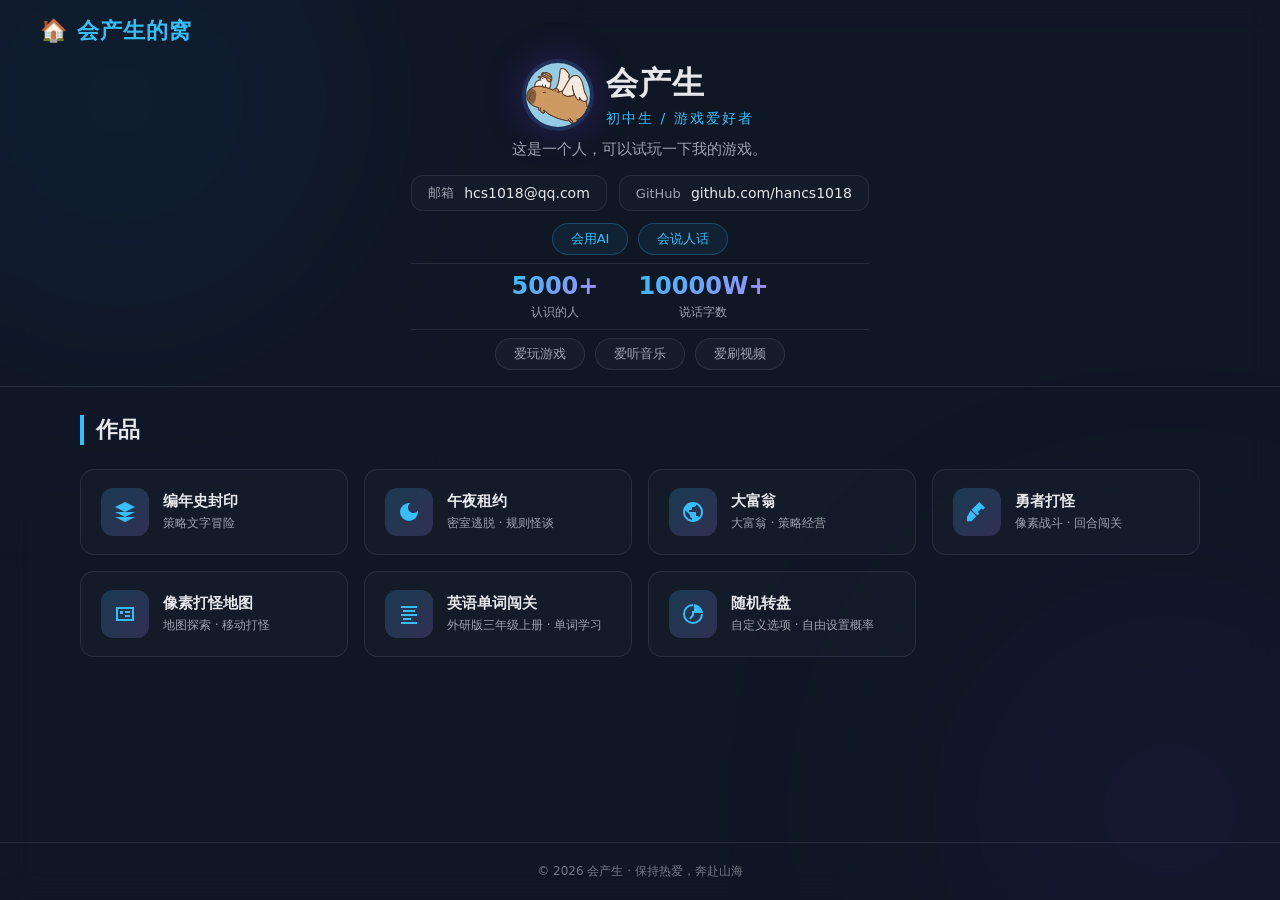
<file: index.html>
<!DOCTYPE html>
<html lang="zh-CN">
<head>
    <meta charset="UTF-8">
    <meta name="viewport" content="width=device-width, initial-scale=1.0">
    <title>会产生的窝</title>
    <link rel="stylesheet" href="/css/style.css">
</head>
<body>
    <!-- 背景光斑 -->
    <div class="glow glow-1"></div>
    <div class="glow glow-2"></div>

    <main class="card">
        <!-- 左上角站点头 -->
        <header class="site-header">
            <span class="site-title">🏠 会产生的窝</span>
        </header>

        <!-- 上半部分：个人信息 -->
        <section class="profile">
            <!-- 头像 + 姓名水平排列 -->
            <div class="profile-main">
                <div class="avatar">
                    <img src="/1.jpg" alt="头像" class="avatar-img">
                </div>
                <div class="profile-info">
                    <h1 class="name">会产生</h1>
                    <p class="title">初中生 / 游戏爱好者</p>
                </div>
            </div>

            <!-- 一句话介绍 -->
            <p class="bio">这是一个人，可以试玩一下我的游戏。</p>

            <!-- 联系方式 -->
            <div class="contact">
                <a class="contact-item" href="mailto:hcs1018@qq.com" title="发送邮件">
                    <span class="contact-label">邮箱</span>
                    <span class="contact-value">hcs1018@qq.com</span>
                </a>
                <a class="contact-item" href="https://github.com/hancs1018" target="_blank" rel="noopener" title="GitHub 主页">
                    <span class="contact-label">GitHub</span>
                    <span class="contact-value">github.com/hancs1018</span>
                </a>
            </div>

            <!-- 技能标签 -->
            <div class="skills">
                <span class="skill-tag">会用AI</span>
                <span class="skill-tag">会说人话</span>
            </div>

            <!-- 个人成就 -->
            <div class="achievements">
                <div class="achievement-item">
                    <span class="achievement-num">5000+</span>
                    <span class="achievement-label">认识的人</span>
                </div>
                <div class="achievement-item">
                    <span class="achievement-num">10000W+</span>
                    <span class="achievement-label">说话字数</span>
                </div>
            </div>

            <!-- 兴趣爱好 -->
            <div class="hobbies">
                <span class="hobby-tag">爱玩游戏</span>
                <span class="hobby-tag">爱听音乐</span>
                <span class="hobby-tag">爱刷视频</span>
            </div>
        </section>

        <!-- 分隔线 -->
        <hr class="divider">

        <!-- 下半部分：作品 -->
        <section class="works">
            <h2 class="works-title">作品</h2>
            <div class="games-grid">
                <a class="game-card" href="Chronicle-Sealed/index.html">
                    <div class="game-icon">
                        <svg viewBox="0 0 24 24" fill="currentColor"><path d="M12 2L2 7l10 5 10-5-10-5zM2 17l10 5 10-5M2 12l10 5 10-5"/></svg>
                    </div>
                    <div class="game-info">
                        <span class="game-name">编年史封印</span>
                        <span class="game-desc">策略文字冒险</span>
                    </div>
                </a>
                <a class="game-card" href="Midnight-Lease/index.html">
                    <div class="game-icon">
                        <svg viewBox="0 0 24 24" fill="currentColor"><path d="M12 3a9 9 0 1 0 9 9c0-.46-.04-.92-.1-1.36a5.39 5.39 0 0 1-4.4 2.26 5.4 5.4 0 0 1-3.14-9.8c-.44-.06-.9-.1-1.36-.1z"/></svg>
                    </div>
                    <div class="game-info">
                        <span class="game-name">午夜租约</span>
                        <span class="game-desc">密室逃脱 · 规则怪谈</span>
                    </div>
                </a>
                <a class="game-card" href="Bigrichman/index.html">
                    <div class="game-icon">
                        <svg viewBox="0 0 24 24" fill="currentColor"><path d="M12 2C6.48 2 2 6.48 2 12s4.48 10 10 10 10-4.48 10-10S17.52 2 12 2zm-1 17.93c-3.95-.49-7-3.85-7-7.93 0-.62.08-1.21.21-1.79L9 15v1c0 1.1.9 2 2 2v1.93zm6.9-2.54c-.26-.81-1-1.39-1.9-1.39h-1v-3c0-.55-.45-1-1-1H8v-2h2c.55 0 1-.45 1-1V7h2c1.1 0 2-.9 2-2v-.41c2.93 1.19 5 4.06 5 7.41 0 2.08-.8 3.97-2.1 5.39z"/></svg>
                    </div>
                    <div class="game-info">
                        <span class="game-name">大富翁</span>
                        <span class="game-desc">大富翁 · 策略经营</span>
                    </div>
                </a>
                <a class="game-card" href="MonsterFight/index.html">
                    <div class="game-icon">
                        <svg viewBox="0 0 24 24" fill="currentColor"><path d="M14.31 2l5.74 5.74-2.12 2.12-1.41-1.41-3.54 3.53 1.42 1.42-2.12 2.12-5.74-5.74L14.31 2zm-8.62 8.62l5.69 5.69-4.95 4.95H2v-4.43l3.69-6.21z"/></svg>
                    </div>
                    <div class="game-info">
                        <span class="game-name">勇者打怪</span>
                        <span class="game-desc">像素战斗 · 回合闯关</span>
                    </div>
                </a>
                <a class="game-card" href="MonsterWorld/index.html">
                    <div class="game-icon">
                        <svg viewBox="0 0 24 24" fill="currentColor"><path d="M3 5h18v14H3V5zm2 2v10h14V7H5zm2 2h3v3H7V9zm5 0h5v2h-5V9zm0 4h5v2h-5v-2z"/></svg>
                    </div>
                    <div class="game-info">
                        <span class="game-name">像素打怪地图</span>
                        <span class="game-desc">地图探索 · 移动打怪</span>
                    </div>
                </a>
                <a class="game-card" href="EnglishLearn/index.html">
                    <div class="game-icon">
                        <svg viewBox="0 0 24 24" fill="currentColor"><path d="M4 4h16v2H4V4zm2 4h12v2H6V8zm-2 4h16v2H4v-2zm2 4h8v2H6v-2zm-2 4h16v2H4v-2z"/></svg>
                    </div>
                    <div class="game-info">
                        <span class="game-name">英语单词闯关</span>
                        <span class="game-desc">外研版三年级上册 · 单词学习</span>
                    </div>
                </a>
                <a class="game-card" href="RandomWheel.html">
                    <div class="game-icon">
                        <svg viewBox="0 0 24 24" fill="currentColor"><path d="M12 2a10 10 0 1 0 10 10h-2a8 8 0 1 1-8-8V2zm1 0v9h9A10 10 0 0 0 13 2zm-2 7v4l-3 3 1.4 1.4 3.6-3.6V9h-2z"/></svg>
                    </div>
                    <div class="game-info">
                        <span class="game-name">随机转盘</span>
                        <span class="game-desc">自定义选项 · 自由设置概率</span>
                    </div>
                </a>
                <!-- 在此处添加更多游戏卡片 -->
            </div>
        </section>

        <hr class="divider">
        <footer class="footer">© 2026 会产生 · 保持热爱，奔赴山海</footer>
    </main>

    <script src="/js/script.js"></script>
</body>
</html>
</file>
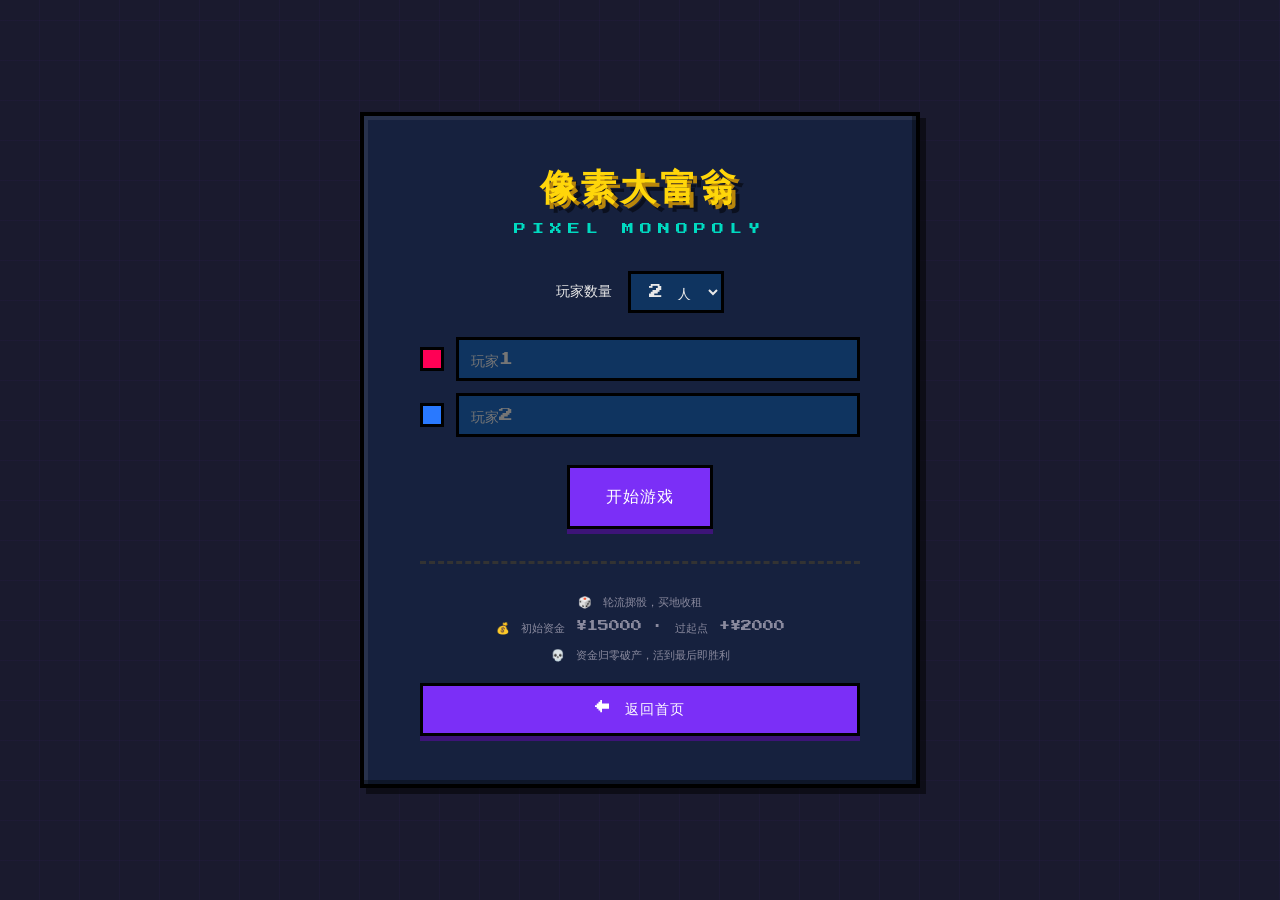
<file: Bigrichman/index.html>
<!DOCTYPE html>
<html lang="zh-CN">
<head>
  <meta charset="UTF-8">
  <meta name="viewport" content="width=device-width, initial-scale=1.0">
  <title>大富翁</title>
  <link rel="preconnect" href="https://fonts.googleapis.com">
  <link href="https://fonts.googleapis.com/css2?family=Press+Start+2P&display=swap" rel="stylesheet">
  <link rel="stylesheet" href="css/style.css">
</head>
<body>

  <!-- ========== 开始界面 ========== -->
  <div id="start-screen" class="screen">
    <div class="start-box pixel-border">
      <h1 class="game-title">像素大富翁</h1>
      <p class="game-subtitle">PIXEL MONOPOLY</p>

      <div class="start-row">
        <label>玩家数量</label>
        <select id="player-count">
          <option value="2">2 人</option>
          <option value="3">3 人</option>
          <option value="4">4 人</option>
        </select>
      </div>

      <div id="name-inputs" class="name-inputs"></div>

      <button id="btn-start" class="pixel-btn big">开始游戏</button>

      <div class="rules">
        <p>🎲 轮流掷骰，买地收租</p>
        <p>💰 初始资金 ¥15000 · 过起点 +¥2000</p>
        <p>💀 资金归零破产，活到最后即胜利</p>
      </div>
      <a href="../index.html" class="pixel-btn" style="display:block;margin-top:16px;text-decoration:none;text-align:center;">← 返回首页</a>
    </div>
  </div>

  <!-- ========== 游戏界面 ========== -->
  <div id="game-screen" class="screen hidden">
    <header class="game-header pixel-border">
      <span class="header-title">🎲 像素大富翁</span>
      <span class="header-tip">点击格子查看详情</span>
      <a href="../index.html" style="color:#fff;text-decoration:none;font-size:12px;">← 返回首页</a>
    </header>

    <main class="game-main">
      <!-- 棋盘区域 -->
      <section class="board-area pixel-border">
        <div id="board" class="board"></div>
        <div id="tokens" class="tokens"></div>

        <!-- 中央操作区 -->
        <div class="center-panel">
          <div class="dice-box">
            <div id="dice1" class="dice"></div>
            <div id="dice2" class="dice"></div>
          </div>
          <button id="btn-roll" class="pixel-btn">掷骰子</button>
          <div class="action-row">
            <button id="btn-buy" class="pixel-btn small green">购买</button>
            <button id="btn-skip" class="pixel-btn small gray">放弃</button>
          </div>
          <div class="action-row">
            <button id="btn-upgrade" class="pixel-btn small orange">升级</button>
            <button id="btn-bail" class="pixel-btn small blue">保释</button>
          </div>
          <button id="btn-end-turn" class="pixel-btn small purple">结束回合</button>
          <div id="tile-tip" class="tile-tip hidden"></div>
        </div>
      </section>

      <!-- 侧边信息栏 -->
      <aside class="side-panel">
        <div class="panel-box pixel-border">
          <div class="panel-title">当前回合</div>
          <div id="current-player" class="current-player"></div>
        </div>

        <div class="panel-box pixel-border">
          <div class="panel-title">玩家列表</div>
          <div id="players-panel"></div>
        </div>

        <div class="panel-box pixel-border log-box">
          <div class="panel-title">游戏日志</div>
          <div id="log-panel"></div>
        </div>
      </aside>
    </main>
  </div>

  <!-- ========== 通用弹窗 ========== -->
  <div id="popup" class="modal hidden">
    <div class="modal-box pixel-border">
      <div id="popup-title" class="modal-title"></div>
      <div id="popup-body" class="modal-body"></div>
      <button id="popup-btn" class="pixel-btn">确定</button>
    </div>
  </div>

  <!-- ========== 结束界面 ========== -->
  <div id="gameover" class="modal hidden">
    <div class="modal-box pixel-border gameover-box">
      <div class="modal-title">🎉 游戏结束 🎉</div>
      <div id="winner-text" class="modal-body winner-text"></div>
      <button id="btn-restart" class="pixel-btn big">再来一局</button>
      <a href="../index.html" class="pixel-btn" style="display:block;margin-top:8px;text-decoration:none;text-align:center;">← 返回首页</a>
    </div>
  </div>

  <script src="js/config.js"></script>
  <script src="js/board.js"></script>
  <script src="js/players.js"></script>
  <script src="js/dice.js"></script>
  <script src="js/property.js"></script>
  <script src="js/events.js"></script>
  <script src="js/ui.js"></script>
  <script src="js/game.js"></script>
</body>
</html>
</file>
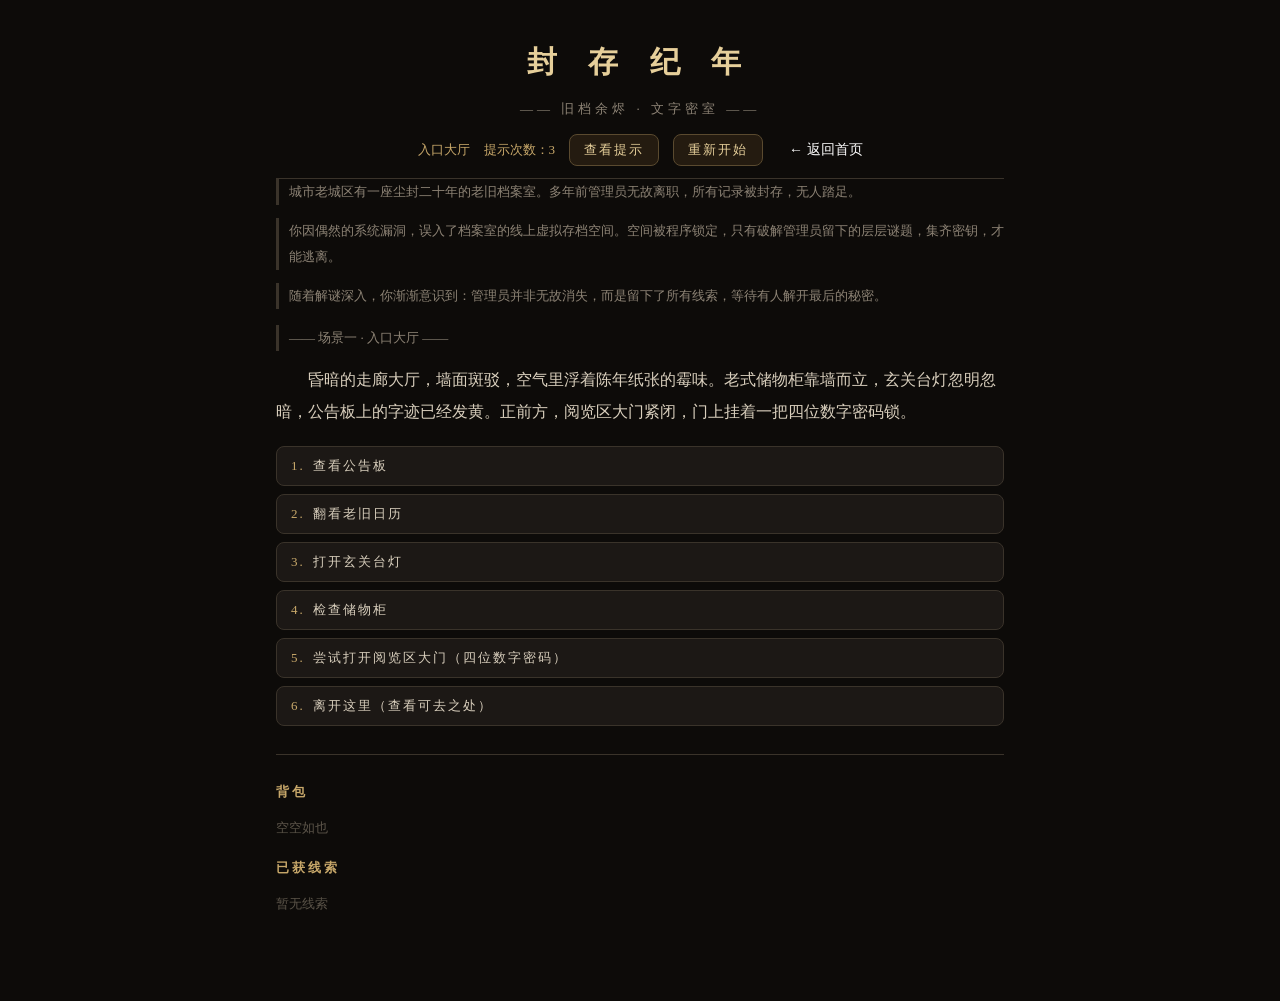
<file: Chronicle-Sealed/index.html>
<!DOCTYPE html>
<html lang="zh-CN">
<head>
<meta charset="UTF-8">
<meta name="viewport" content="width=device-width, initial-scale=1.0">
<title>封存纪年 · 文字解谜</title>
<link rel="stylesheet" href="style.css">
</head>
<body>
<div id="app">
  <header>
    <h1>封 存 纪 年</h1>
    <p class="sub">—— 旧档余烬 · 文字密室 ——</p>
    <div class="bar">
      <span id="loc">入口大厅</span>
      <span id="hintInfo">提示次数：3</span>
      <button id="btnHint">查看提示</button>
      <button id="btnReset">重新开始</button>
      <a href="../index.html" style="color:#fff;text-decoration:none;font-size:14px;margin-left:12px;">← 返回首页</a>
    </div>
  </header>

  <main id="story"></main>

  <section id="side">
    <h3>背包</h3>
    <ul id="bag"><li class="empty">空空如也</li></ul>
    <h3>已获线索</h3>
    <ul id="clues"><li class="empty">暂无线索</li></ul>
  </section>
</div>
<script src="game.js"></script>
</body>
</html>
</file>
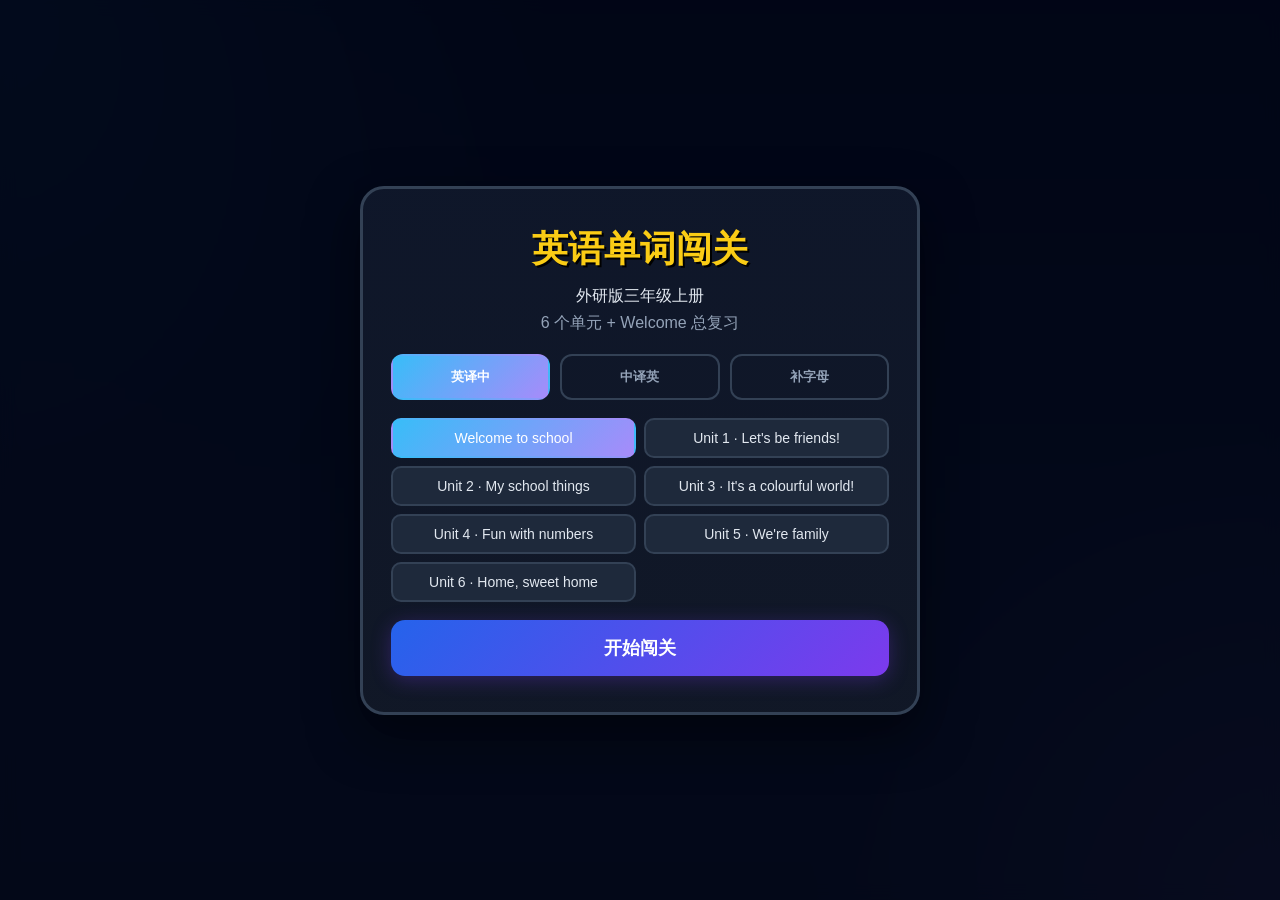
<file: EnglishLearn/index.html>
<!DOCTYPE html>
<html lang="zh-CN">
<head>
    <meta charset="UTF-8">
    <meta name="viewport" content="width=device-width, initial-scale=1.0">
    <title>英语单词闯关 · 外研版三年级上册</title>
    <link rel="stylesheet" href="style.css">
</head>
<body>
    <!-- 开始界面 -->
    <div id="start-screen" class="overlay-screen">
        <div class="overlay-card">
            <h1>英语单词闯关</h1>
            <p>外研版三年级上册</p>
            <p class="sub">6 个单元 + Welcome 总复习</p>
            <div class="start-options">
                <button class="mode-btn active" data-mode="en2cn">英译中</button>
                <button class="mode-btn" data-mode="cn2en">中译英</button>
                <button class="mode-btn" data-mode="fillblank">补字母</button>
            </div>
            <div class="unit-list" id="unit-list"></div>
            <button id="start-btn" class="primary-btn">开始闯关</button>
        </div>
    </div>

    <!-- 游戏界面 -->
    <div class="game-shell hidden" id="game-shell">
        <header class="game-header">
            <h1 id="game-title">英语单词闯关</h1>
            <div class="progress-bar">
                <div class="progress-fill" id="progress-fill"></div>
            </div>
            <p class="progress-text" id="progress-text">0 / 10</p>
        </header>

        <main class="quiz-area">
            <div class="question-card" id="question-card">
                <div class="question-type" id="question-type-label">英译中</div>
                <div class="question-text" id="question-text">welcome</div>
                <div class="question-phonetic" id="question-phonetic" hidden>/ˈwelkəm/</div>
                <div class="question-meaning" id="question-meaning" hidden></div>
            </div>

            <div class="options" id="options"></div>

            <div class="feedback" id="feedback" hidden></div>

            <div class="quiz-actions">
                <button id="next-btn" class="primary-btn" hidden>下一题 →</button>
                <button id="quit-btn" class="ghost-btn">退出</button>
            </div>
        </main>

        <aside class="side-panel">
            <div class="card">
                <h2>本关统计</h2>
                <p>✅ 答对：<strong id="correct-count">0</strong></p>
                <p>❌ 答错：<strong id="wrong-count">0</strong></p>
                <p>⭐ 正确率：<strong id="accuracy">0%</strong></p>
            </div>
            <div class="card">
                <h2>当前关卡</h2>
                <p id="current-unit-name">—</p>
            </div>
        </aside>
    </div>

    <!-- 结算界面 -->
    <div id="result-screen" class="overlay-screen hidden">
        <div class="overlay-card result-card">
            <div class="result-emoji" id="result-emoji">🎉</div>
            <h1 id="result-title">闯关完成！</h1>
            <div class="result-stats">
                <div><span>答对</span><strong id="result-correct">0</strong></div>
                <div><span>答错</span><strong id="result-wrong">0</strong></div>
                <div><span>正确率</span><strong id="result-accuracy">0%</strong></div>
            </div>
            <p id="result-tip"></p>
            <div class="result-actions">
                <button id="retry-btn" class="primary-btn">再来一次</button>
                <button id="back-btn" class="ghost-btn">返回主菜单</button>
            </div>
        </div>
    </div>

    <script src="game.js"></script>
</body>
</html>
</file>
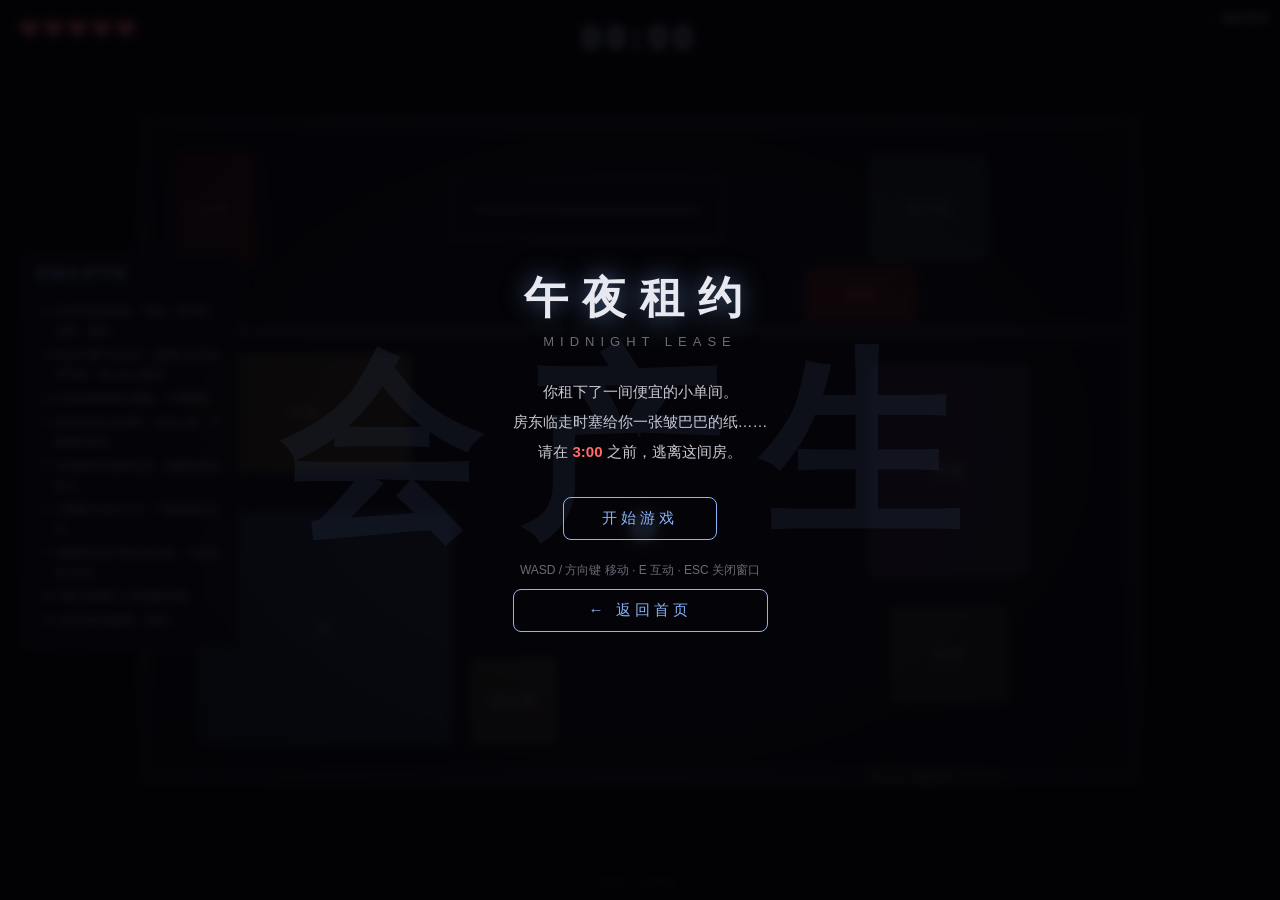
<file: Midnight-Lease/index.html>
<!DOCTYPE html>
<html lang="zh-CN">
<head>
    <meta charset="UTF-8">
    <meta name="viewport" content="width=device-width, initial-scale=1.0">
    <title>午夜租约 · Midnight Lease</title>
    <link rel="stylesheet" href="style.css">
</head>
<body>
    <!-- 开场 -->
    <div id="intro" class="overlay">
        <div class="intro-author">会产生</div>
        <div class="intro-box">
            <h1>午夜租约</h1>
            <p class="intro-sub">MIDNIGHT LEASE</p>
            <p class="intro-text">你租下了一间便宜的小单间。<br>房东临走时塞给你一张皱巴巴的纸……<br>请在 <b>3:00</b> 之前，逃离这间房。</p>
            <button id="btn-start" class="btn">开始游戏</button>
            <p class="intro-tip">WASD / 方向键 移动 · E 互动 · ESC 关闭窗口</p>
            <a href="../index.html" class="btn" style="display:block;margin-top:10px;text-decoration:none;text-align:center;">← 返回首页</a>
        </div>
    </div>

    <!-- HUD -->
    <div id="hud">
        <div id="clock">00:00</div>
        <div id="lives">❤❤❤❤❤</div>
        <div id="inventory"></div>
        <a href="../index.html" style="color:#fff;text-decoration:none;font-size:12px;position:fixed;top:10px;right:10px;z-index:9999;">← 返回首页</a>
    </div>

    <!-- 消息提示 -->
    <div id="message" class="hidden"></div>

    <!-- 互动提示 -->
    <div id="interact-tip" class="hidden">按 E 互动</div>

    <!-- 游戏画布 -->
    <div id="game-wrap">
        <div id="game"></div>
        <div id="darkness"></div>
        <div id="red-pulse"></div>
        <div id="author-tag">作者：会产生</div>
    </div>

    <!-- 生存守则（常驻） -->
    <aside id="rules-board">
        <h3>卧室生存守则</h3>
        <ol>
            <li>安全区域仅限床、书桌、床头柜、衣柜、矮柜。</li>
            <li>阳台不属于安全区，玻璃门仅可拉开窄缝，禁止全力推开。</li>
            <li>红色杂物堆禁止触碰、不要翻找。</li>
            <li>洗衣机自行运转时，立刻上床，不要望向阳台。</li>
            <li>洗衣机内可能有红布，请晒到晾衣架上。</li>
            <li>不要暴力拉扯大门，门缝会透出红光。</li>
            <li>凌晨两点后不要久坐书桌，不超过 20 分钟。</li>
            <li>不要与玻璃门上的倒影对视。</li>
            <li>3:00 前必须逃离，否则……</li>
        </ol>
    </aside>

    <!-- 通用阅读面板（守则/日记/说明书） -->
    <div id="panel" class="overlay hidden">
        <div class="panel-box">
            <h2 id="panel-title"></h2>
            <div id="panel-body"></div>
            <button class="btn btn-close" data-close="panel">合上</button>
        </div>
    </div>

    <!-- 密码输入 -->
    <div id="keypad" class="overlay hidden">
        <div class="panel-box">
            <h2>大门密码锁</h2>
            <p id="keypad-hint" class="dim">四位数字密码</p>
            <div id="keypad-display">_ _ _ _</div>
            <div id="keypad-grid">
                <button class="key" data-key="1">1</button>
                <button class="key" data-key="2">2</button>
                <button class="key" data-key="3">3</button>
                <button class="key" data-key="4">4</button>
                <button class="key" data-key="5">5</button>
                <button class="key" data-key="6">6</button>
                <button class="key" data-key="7">7</button>
                <button class="key" data-key="8">8</button>
                <button class="key" data-key="9">9</button>
                <button class="key" data-key="clear">C</button>
                <button class="key" data-key="0">0</button>
                <button class="key" data-key="back">←</button>
            </div>
            <button class="btn btn-close" data-close="keypad">离开</button>
        </div>
    </div>

    <!-- 结局 -->
    <div id="ending" class="overlay hidden">
        <div class="intro-box">
            <h1 id="ending-title"></h1>
            <p id="ending-text" class="intro-text"></p>
            <button class="btn" onclick="location.reload()">重新开始</button>
            <a href="../index.html" class="btn" style="display:block;margin-top:10px;text-decoration:none;text-align:center;">← 返回首页</a>
        </div>
    </div>

    <script src="game.js"></script>
</body>
</html>
</file>
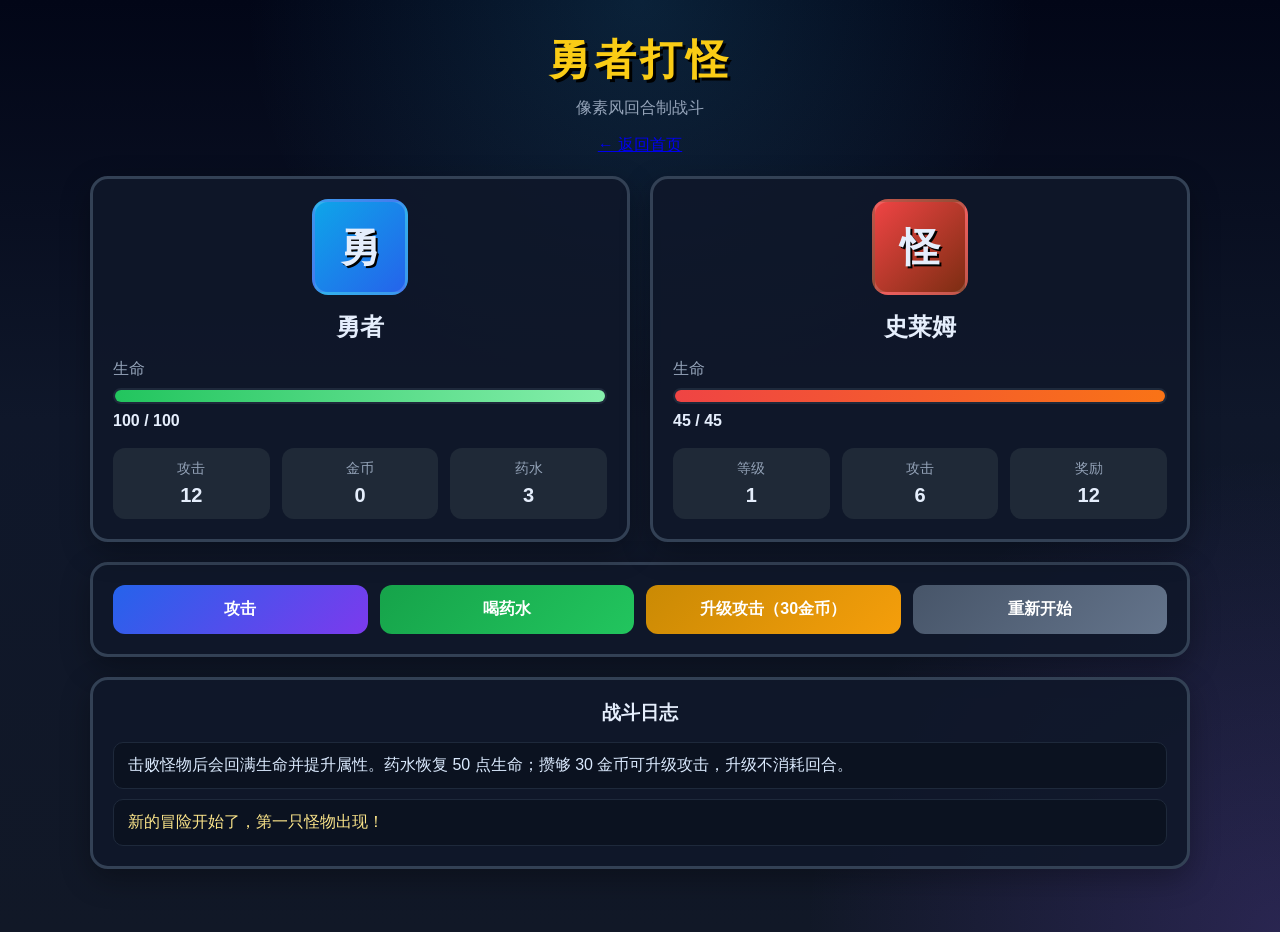
<file: MonsterFight/index.html>
<!DOCTYPE html>
<html lang="zh-CN">
<head>
    <meta charset="UTF-8">
    <meta name="viewport" content="width=device-width, initial-scale=1.0">
    <title>勇者打怪</title>
    <link rel="stylesheet" href="style.css">
</head>
<body>
    <div class="game-shell">
        <header class="game-header">
            <h1>勇者打怪</h1>
            <p>像素风回合制战斗</p>
            <a href="../index.html" class="home-btn">← 返回首页</a>
        </header>

        <main class="battlefield">
            <section class="panel hero-panel">
                <div class="pixel-avatar hero-avatar">勇</div>
                <h2>勇者</h2>
                <div class="bar-wrap">
                    <span>生命</span>
                    <div class="bar"><div id="player-hp-bar" class="bar-fill hp-fill"></div></div>
                    <strong id="player-hp-text">100 / 100</strong>
                </div>
                <div class="stats">
                    <div class="stat-item"><span>攻击</span><strong id="player-atk">12</strong></div>
                    <div class="stat-item"><span>金币</span><strong id="player-gold">0</strong></div>
                    <div class="stat-item"><span>药水</span><strong id="player-potion">3</strong></div>
                </div>
            </section>

            <section class="panel monster-panel">
                <div class="pixel-avatar monster-avatar">怪</div>
                <h2 id="monster-name">史莱姆</h2>
                <div class="bar-wrap">
                    <span>生命</span>
                    <div class="bar"><div id="monster-hp-bar" class="bar-fill monster-fill"></div></div>
                    <strong id="monster-hp-text">45 / 45</strong>
                </div>
                <div class="stats">
                    <div class="stat-item"><span>等级</span><strong id="monster-level">1</strong></div>
                    <div class="stat-item"><span>攻击</span><strong id="monster-atk">6</strong></div>
                    <div class="stat-item"><span>奖励</span><strong id="monster-reward">12</strong></div>
                </div>
            </section>
        </main>

        <section class="controls panel">
            <button id="attack-btn">攻击</button>
            <button id="heal-btn">喝药水</button>
            <button id="upgrade-btn">升级攻击（30金币）</button>
            <button id="restart-btn">重新开始</button>
        </section>

        <section class="log panel">
            <h3>战斗日志</h3>
            <div id="log-list" class="log-list"></div>
        </section>
    </div>

    <script src="game.js"></script>
</body>
</html>
</file>
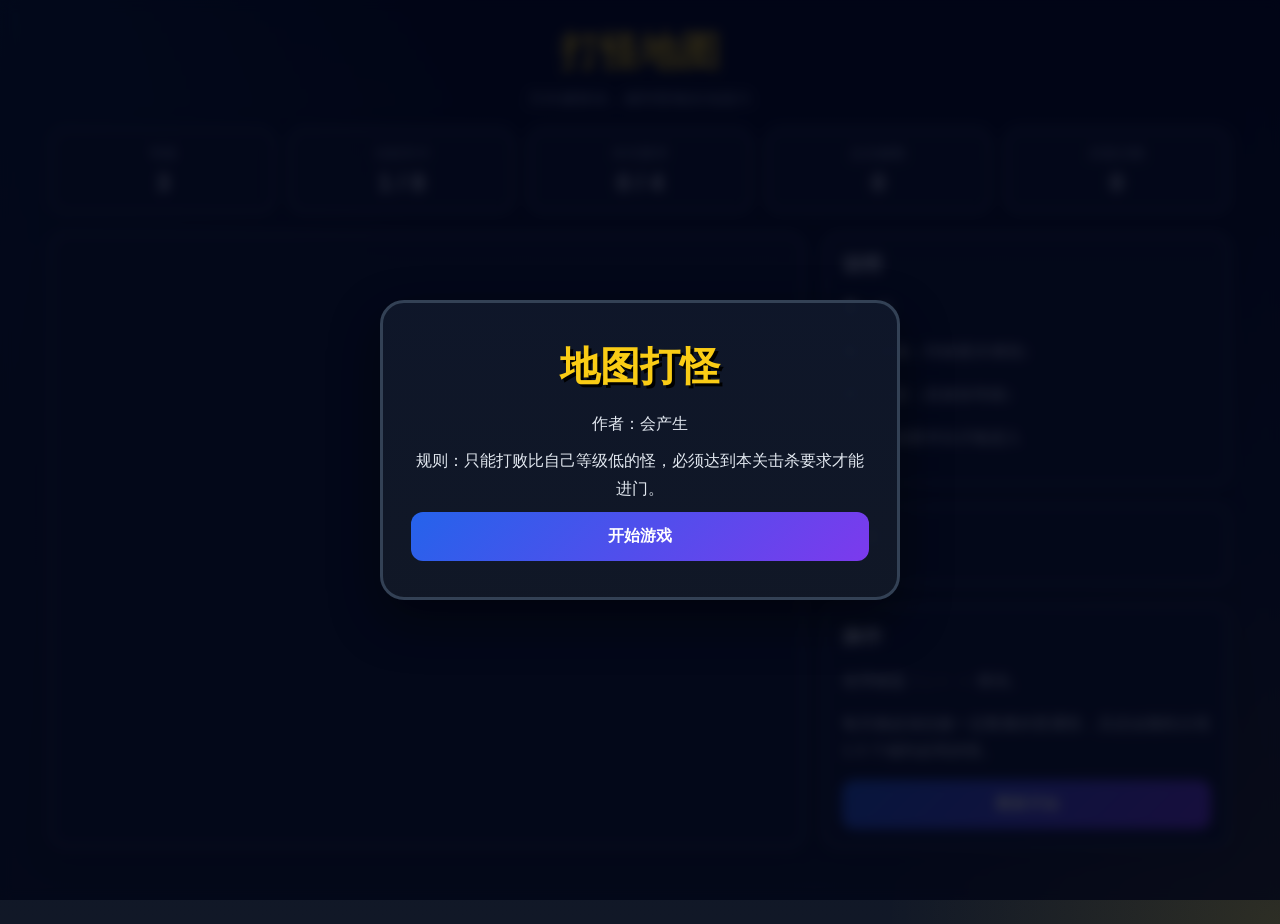
<file: MonsterWorld/index.html>
<!DOCTYPE html>
<html lang="zh-CN">
<head>
    <meta charset="UTF-8">
    <meta name="viewport" content="width=device-width, initial-scale=1.0">
    <title>打怪地图</title>
    <link rel="stylesheet" href="style.css">
</head>
<body>
    <div id="start-screen" class="overlay-screen">
        <div class="overlay-card">
            <h1>地图打怪</h1>
            <p>作者：会产生</p>
            <p>规则：只能打败比自己等级低的怪，必须达到本关击杀要求才能进门。</p>
            <button id="start-btn">开始游戏</button>
        </div>
    </div>

    <div id="win-screen" class="overlay-screen hidden">
        <div class="overlay-card win-card">
            <h1>胜利！</h1>
            <p>你成功通过全部关卡。</p>
            <p id="win-summary">勇者完成了冒险。</p>
            <button id="win-restart-btn">重新开始</button>
        </div>
    </div>

    <div id="lose-screen" class="overlay-screen hidden">
        <div class="overlay-card lose-card">
            <h1>你死了</h1>
            <p>你碰到了等级太高的怪物。</p>
            <p id="lose-summary">这次冒险失败了。</p>
            <p class="lose-tip">重新开始后会从第 1 关再次出发。</p>
            <button id="lose-restart-btn">重新开始</button>
        </div>
    </div>

    <div class="game-shell">
        <header class="game-header">
            <h1>打怪地图</h1>
            <p>方向键移动，碰到怪物自动战斗</p>
        </header>

        <section class="hud">
            <div class="hud-item"><span>等级</span><strong id="level">3</strong></div>
            <div class="hud-item"><span>当前关卡</span><strong id="stage">1 / 5</strong></div>
            <div class="hud-item"><span>本关要求</span><strong id="goal">0 / 0</strong></div>
            <div class="hud-item"><span>总击败数</span><strong id="kills">0</strong></div>
            <div class="hud-item"><span>武器次数</span><strong id="weapons">0</strong></div>
        </section>

        <main class="game-main">
            <section class="map-panel">
                <div id="map" class="map"></div>
            </section>

            <aside class="side-panel">
                <div class="legend card">
                    <h2>说明</h2>
                    <p><b>勇</b> = 你</p>
                    <p><b>怪</b> = 怪物（等级逐关增强）</p>
                    <p><b>武</b> = 武器（直接加等级）</p>
                    <p><b>门</b> = 达成要求后才能进入</p>
                </div>

                <div class="log card">
                    <h2>日志</h2>
                    <div id="log-list" class="log-list"></div>
                </div>

                <div class="controls card">
                    <h2>操作</h2>
                    <p>使用键盘 <b>↑ ↓ ← →</b> 移动。</p>
                    <p>每关都必须击败一定数量的普通怪，且还会随机出现 1-3 个碰到必死的怪。</p>
                    <button id="restart-btn">重新开始</button>
                </div>
            </aside>
        </main>
    </div>

    <script src="game.js"></script>
</body>
</html>
</file>
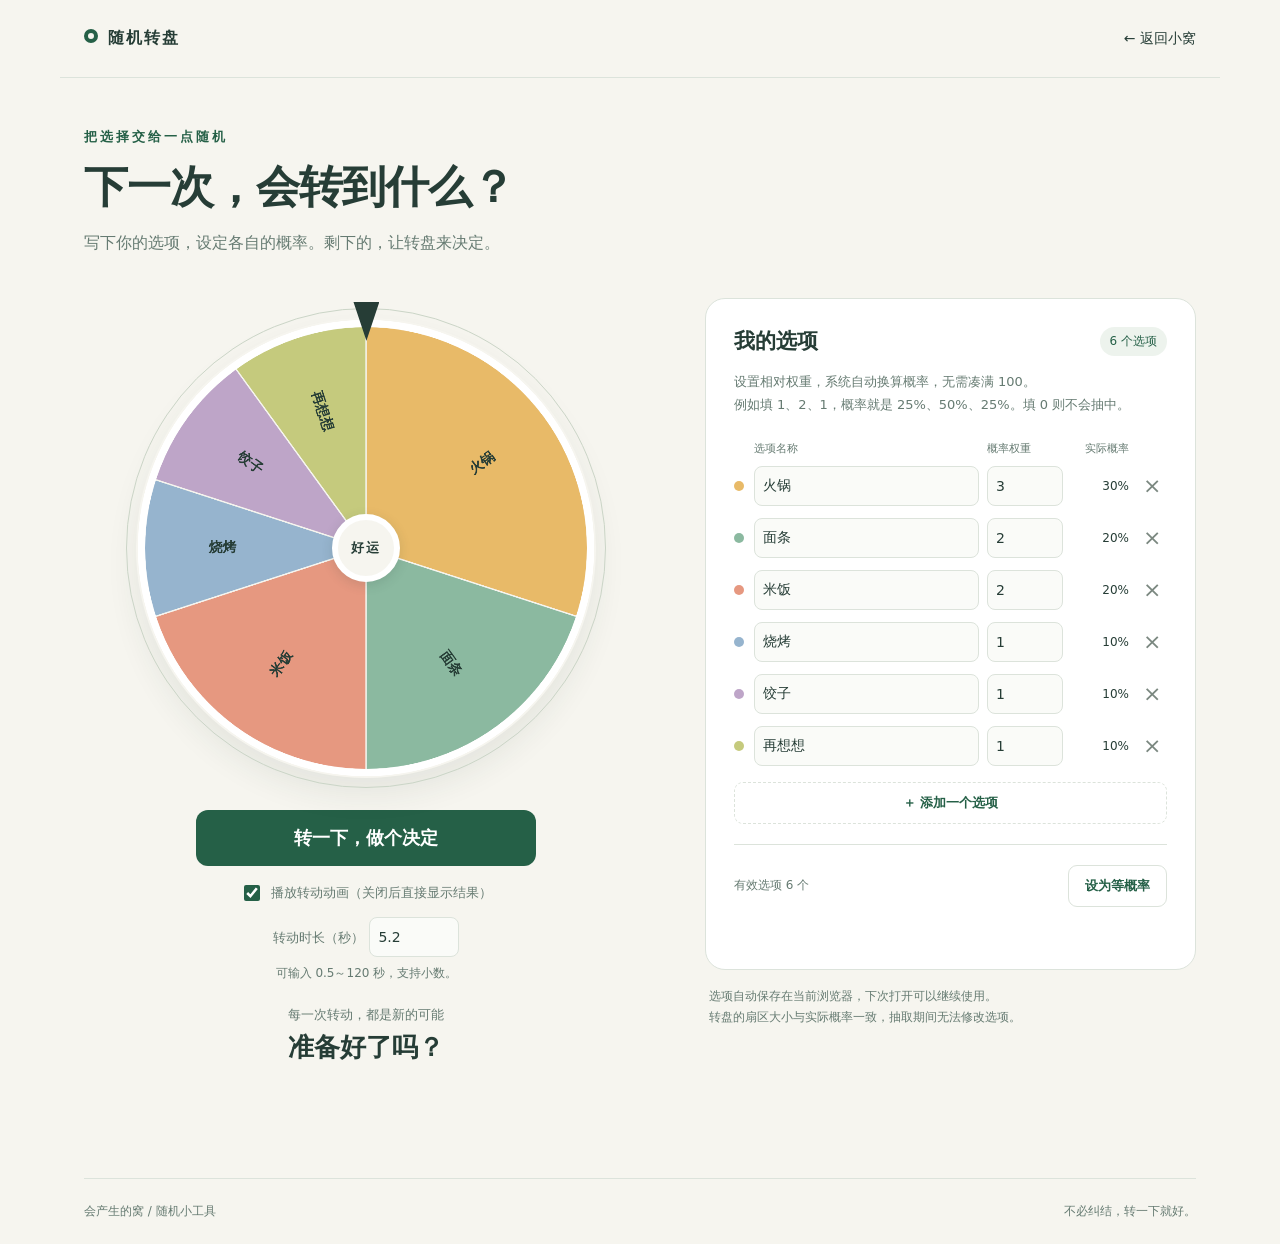
<file: RandomWheel.html>
<!DOCTYPE html>
<html lang="zh-CN">
<head>
<meta charset="UTF-8">
<meta name="viewport" content="width=device-width, initial-scale=1.0">
<title>随机转盘 · 会产生的窝</title>
<style>
:root{color-scheme:light;--ink:#263d36;--muted:#667b72;--paper:#f6f5ef;--line:#dce3db;--green:#256047}*{box-sizing:border-box}body{margin:0;background:var(--paper);color:var(--ink);font-family:system-ui,-apple-system,"Microsoft YaHei",sans-serif}button,input{font:inherit}button,a,input{-webkit-tap-highlight-color:transparent}button{cursor:pointer}button:disabled{cursor:not-allowed;opacity:.5}button:focus-visible,a:focus-visible{outline:3px solid #ad7137;outline-offset:4px}a{color:inherit}header{max-width:1160px;margin:auto;padding:28px 24px;display:flex;align-items:center;justify-content:space-between;border-bottom:1px solid var(--line)}header a{text-decoration:none;font-size:14px}header strong{font-size:16px;letter-spacing:2px}.brand-mark{display:inline-block;width:14px;height:14px;border:4px solid var(--green);border-radius:50%;margin-right:10px}main{max-width:1160px;margin:auto;padding:48px 24px}.intro small{color:var(--green);font-weight:700;letter-spacing:3px}.intro h1{font-size:clamp(30px,5vw,44px);letter-spacing:-1px;margin:12px 0}.intro p{color:var(--muted);line-height:1.8;margin:0}.layout{display:grid;grid-template-columns:1.15fr 1fr;gap:56px;margin-top:40px;align-items:start}.stage{text-align:center;padding:20px 0}.wheel-wrap{position:relative;width:min(100%,460px);margin:auto;aspect-ratio:1}.wheel-wrap:before{content:"";position:absolute;inset:-10px;border:1px solid #cbd5c7;border-radius:50%}.pointer{position:absolute;top:-16px;left:50%;transform:translateX(-50%);width:26px;height:39px;background:var(--ink);clip-path:polygon(0 0,100% 0,50% 100%);z-index:2}canvas{display:block;width:100%;height:100%;border-radius:50%;box-shadow:0 16px 32px #263d3615}.hub{position:absolute;top:50%;left:50%;transform:translate(-50%,-50%);width:68px;height:68px;display:grid;place-items:center;border-radius:50%;background:var(--paper);border:6px solid white;box-shadow:0 3px 12px #263d3625;font-size:13px;font-weight:700;letter-spacing:2px}.primary{border:0;background:var(--green);color:white;border-radius:12px;padding:16px 32px;font-weight:700;transition:background .2s}.primary:hover:not(:disabled){background:#194b35}#spin{display:block;width:min(100%,340px);margin:32px auto 0;font-size:18px}.result{min-height:90px;margin:22px auto 0;max-width:440px}.result small{color:var(--muted)}.result strong{display:block;font-size:26px;margin-top:6px;overflow-wrap:anywhere}.editor{background:#fff;border:1px solid var(--line);border-radius:20px;padding:28px}.editor-heading{display:flex;justify-content:space-between;align-items:center;gap:12px}.editor h2{font-size:21px;margin:0}.count{font-size:12px;border-radius:20px;background:#edf3ed;color:var(--green);padding:6px 10px}.help{font-size:13px;color:var(--muted);line-height:1.8;margin:14px 0 24px}.columns,.option{display:grid;grid-template-columns:12px minmax(0,1fr) 76px 58px 30px;gap:8px;align-items:center}.columns{font-size:11px;color:var(--muted);margin-bottom:10px}.option{margin-bottom:12px}.dot{width:10px;height:10px;border-radius:50%}input{width:100%;min-width:0;padding:11px 8px;border:1px solid var(--line);border-radius:8px;color:var(--ink);background:#fafbf8;font-size:14px}input:focus{outline:2px solid var(--green);outline-offset:1px}input[aria-invalid=true]{border-color:#b34334;background:#fff6f3}.chance{font-size:12px;font-variant-numeric:tabular-nums;text-align:right}.remove{border:0;background:none;font-size:22px;color:#7b8880;width:30px;height:38px;border-radius:6px}.remove:hover{background:#f6eeeb;color:#a33b2c}.secondary{border:1px solid var(--line);border-radius:9px;color:var(--green);background:white;padding:11px 16px;font-size:13px;font-weight:600}.secondary:hover:not(:disabled){background:#f0f5ee}#add{width:100%;border-style:dashed;margin:4px 0 20px}.editor-footer{display:flex;gap:10px;align-items:center;justify-content:space-between;padding-top:20px;border-top:1px solid var(--line)}#total{font-size:12px;color:var(--muted)}#message{font-size:13px;color:#a33b2c;line-height:1.7;margin:12px 0 0;min-height:22px}.note{font-size:12px;color:var(--muted);line-height:1.8;margin:16px 4px}footer{max-width:1112px;margin:16px auto 0;padding:24px 0;border-top:1px solid var(--line);font-size:12px;color:var(--muted);display:flex;justify-content:space-between}@media(max-width:800px){main{padding-top:28px}.layout{grid-template-columns:1fr;gap:24px;margin-top:24px}.stage{padding:20px 12px 0}.wheel-wrap{max-width:380px}.editor{padding:22px}footer{margin:20px 24px;gap:16px}header{padding:20px 24px}}@media(prefers-reduced-motion:reduce){*{transition:none!important}}
</style>
</head>
<body>
<header><strong><span class="brand-mark" aria-hidden="true"></span>随机转盘</strong><a href="index.html">← 返回小窝</a></header>
<main>
<section class="intro"><small>把选择交给一点随机</small><h1>下一次，会转到什么？</h1><p>写下你的选项，设定各自的概率。剩下的，让转盘来决定。</p></section>
<div class="layout">
<section class="stage" aria-label="抽取区域">
<div class="wheel-wrap"><div class="pointer" aria-hidden="true"></div><canvas id="wheel" width="1000" height="1000" role="img" aria-label="随机转盘，扇区大小对应各选项概率"></canvas><div class="hub" aria-hidden="true">好运</div></div>
<button class="primary" id="spin">转一下，做个决定</button>
<label style="display:inline-flex;align-items:center;gap:8px;margin-top:16px;font-size:13px;color:var(--muted);cursor:pointer"><input id="animate-wheel" type="checkbox" checked style="width:16px;height:16px;accent-color:var(--green)">播放转动动画（关闭后直接显示结果）</label>
<div style="margin-top:12px"><label for="spin-seconds" style="font-size:13px;color:var(--muted)">转动时长（秒）</label> <input id="spin-seconds" type="number" min="0.5" max="120" step="any" value="5.2" required style="width:90px" aria-describedby="duration-help"><p id="duration-help" style="font-size:12px;color:var(--muted);margin:8px 0">可输入 0.5～120 秒，支持小数。</p></div>
<div class="result" role="status" aria-live="polite"><small id="result-label">每一次转动，都是新的可能</small><strong id="result-name">准备好了吗？</strong></div>
</section>
<section>
<div class="editor"><div class="editor-heading"><h2>我的选项</h2><span class="count" id="count"></span></div>
<p class="help">设置相对权重，系统自动换算概率，无需凑满 100。<br>例如填 1、2、1，概率就是 25%、50%、25%。填 0 则不会抽中。</p>
<div class="columns" aria-hidden="true"><span></span><span>选项名称</span><span>概率权重</span><span style="text-align:right">实际概率</span><span></span></div>
<div id="options"></div><button class="secondary" id="add">＋ 添加一个选项</button>
<div class="editor-footer"><span id="total"></span><button class="secondary" id="equal">设为等概率</button></div>
<p id="message" role="status" aria-live="polite"></p></div>
<p class="note" id="save-note">选项自动保存在当前浏览器，下次打开可以继续使用。<br>转盘的扇区大小与实际概率一致，抽取期间无法修改选项。</p>
</section>
</div>
</main>
<footer><span>会产生的窝 / 随机小工具</span><span>不必纠结，转一下就好。</span></footer>
<script>
'use strict';
const colors = ['#e8ba68','#8bb9a0','#e69880','#96b4ce','#bea5c8','#c5ca7d','#dbad93','#90c6c3'];
const defaults = [{name:'火锅',weight:3},{name:'面条',weight:2},{name:'米饭',weight:2},{name:'烧烤',weight:1},{name:'饺子',weight:1},{name:'再想想',weight:1}];
const storageKey = 'hcs-random-wheel-v1';
let options = defaults.map(item => ({...item}));
try {
 const saved = JSON.parse(localStorage.getItem(storageKey));
 if (Array.isArray(saved) && saved.length > 0 && saved.every(item => item && typeof item.name === 'string' && typeof item.weight === 'number' && Number.isFinite(item.weight) && item.weight >= 0)) options = saved;
} catch (_) {}
const canvas = document.getElementById('wheel');
const ctx = canvas.getContext('2d');
const list = document.getElementById('options');
const spinButton = document.getElementById('spin');
const message = document.getElementById('message');
let spinning = false;
let rotation = 0;
function totalWeight() { return options.reduce((sum,item) => sum + item.weight,0); }
function probabilityText(value) {
 if (value > 0 && value < .01) return '<0.01%';
 return Number(value.toFixed(2)) + '%';
}
function save() {
 try { localStorage.setItem(storageKey,JSON.stringify(options)); }
 catch (_) { document.getElementById('save-note').textContent = '浏览器无法保存设置，本次仍可正常使用转盘。'; }
}
function validate() {
 const total = totalWeight();
 if (!options.length) return '先添加一个选项，再开始转动。';
 if (options.some(item => !item.name.trim())) return '请为每个选项填写名称。';
 if (options.some(item => !Number.isFinite(item.weight) || item.weight < 0)) return '概率权重必须是大于或等于 0 的有效数字。';
 if (!Number.isFinite(total)) return '权重总和过大，请调小数值。';
 if (total <= 0) return '至少需要一个选项的权重大于 0。';
 return '';
}
function refresh() {
 const total = totalWeight();
 const error = validate();
 message.textContent = error;
 spinButton.disabled = spinning || !!error;
 document.getElementById('count').textContent = options.length + ' 个选项';
 document.getElementById('total').textContent = '有效选项 ' + options.filter(item => item.weight > 0).length + ' 个';
 list.querySelectorAll('.option').forEach((row,index) => {
  const item = options[index];
  row.querySelector('.chance').textContent = Number.isFinite(total) && total > 0 && Number.isFinite(item.weight) && item.weight >= 0 ? probabilityText(item.weight / total * 100) : '—';
  row.querySelector('[data-field="name"]').setAttribute('aria-invalid',!item.name.trim());
  row.querySelector('[data-field="weight"]').setAttribute('aria-invalid',!Number.isFinite(item.weight) || item.weight < 0);
 });
 draw();
}
function render() {
 list.replaceChildren();
 options.forEach((item,index) => {
  const row = document.createElement('div'); row.className = 'option';
  const dot = document.createElement('span'); dot.className = 'dot'; dot.style.background = colors[index % colors.length];
  const name = document.createElement('input'); name.value = item.name; name.dataset.field = 'name'; name.placeholder = '填写选项'; name.maxLength = 80; name.setAttribute('aria-label','选项 ' + (index+1) + ' 名称');
  const weight = document.createElement('input'); weight.type = 'number'; weight.min = '0'; weight.step = 'any'; weight.value = Number.isFinite(item.weight) ? item.weight : ''; weight.dataset.field = 'weight'; weight.setAttribute('aria-label','选项 ' + (index+1) + ' 概率权重');
  const chance = document.createElement('span'); chance.className = 'chance';
  const remove = document.createElement('button'); remove.type = 'button'; remove.className = 'remove'; remove.textContent = '×'; remove.setAttribute('aria-label','删除选项 ' + (index+1));
  name.addEventListener('input',() => { item.name = name.value; changed(); });
  weight.addEventListener('input',() => { item.weight = weight.value === '' ? NaN : weight.valueAsNumber; changed(); });
  remove.addEventListener('click',() => { if(spinning) return; options.splice(index,1); render(); changed(); const target = list.querySelectorAll('.remove')[Math.min(index,options.length-1)]; (target || document.getElementById('add')).focus(); });
  row.append(dot,name,weight,chance,remove); list.append(row);
 });
 refresh();
}
function changed() {
 document.getElementById('result-label').textContent = '选项已更新，开始新的选择';
 document.getElementById('result-name').textContent = '准备好了吗？';
 rotation = 0;
 refresh();
 if (options.every(item => Number.isFinite(item.weight) && item.weight >= 0)) save();
}
function draw() {
 const size = 1000, center = size/2, radius = 488;
 ctx.clearRect(0,0,size,size);
 ctx.save(); ctx.translate(center,center); ctx.rotate(rotation * Math.PI/180);
 const total = totalWeight();
 const valid = Number.isFinite(total) && total > 0 && options.every(item => Number.isFinite(item.weight) && item.weight >= 0);
 if (!valid) { ctx.beginPath(); ctx.arc(0,0,radius,0,Math.PI*2); ctx.fillStyle = '#dce3db'; ctx.fill(); }
 else {
  let start = -Math.PI/2;
  options.forEach((item,index) => {
   if (item.weight === 0) return;
   const angle = item.weight/total*Math.PI*2, end = start + angle;
   ctx.beginPath(); ctx.moveTo(0,0); ctx.arc(0,0,radius,start,end); ctx.closePath(); ctx.fillStyle = colors[index % colors.length]; ctx.fill();
   ctx.strokeStyle = '#f6f5ef'; ctx.lineWidth = 3; ctx.stroke();
   if (angle > .065) {
    ctx.save(); ctx.rotate(start + angle/2); ctx.translate(radius*.64,0);
    if (Math.cos(start+angle/2) < 0) ctx.rotate(Math.PI);
    ctx.fillStyle = '#263d36'; ctx.textAlign = 'center'; ctx.textBaseline = 'middle';
    const fontSize = Math.min(30,Math.max(16,angle*radius*.38)); ctx.font = '600 ' + fontSize + 'px system-ui, sans-serif';
    const chars = Array.from(item.name.trim() || '未命名'); let text = chars.join('');
    while (ctx.measureText(text).width > radius*.46 && chars.length > 1) { chars.pop(); text = chars.join('') + '…'; }
    ctx.fillText(text,0,0); ctx.restore();
   }
   start = end;
  });
 }
 ctx.beginPath(); ctx.arc(0,0,radius,0,Math.PI*2); ctx.strokeStyle = '#ffffff'; ctx.lineWidth = 16; ctx.stroke(); ctx.restore();
}
function randomUnit() { const data = new Uint32Array(1); crypto.getRandomValues(data); return data[0]/4294967296; }
function lock(value) {
 spinning = value;
 document.querySelectorAll('.editor button,.editor input,#spin-seconds,#animate-wheel').forEach(control => control.disabled = value);
 spinButton.disabled = value || !!validate();
 spinButton.textContent = value ? '转动中，等待好运…' : '再转一次';
}
spinButton.addEventListener('click',() => {
 if (spinning || validate()) return;
 const secondsInput = document.getElementById('spin-seconds');
 const animated = document.getElementById('animate-wheel').checked;
 if (animated && !secondsInput.reportValidity()) return;
 const duration = animated ? secondsInput.valueAsNumber * 1000 : 0;
 const total = totalWeight();
 const ticket = randomUnit()*total;
 let cumulative = 0, selected = options.findLastIndex(item => item.weight > 0), start = 0;
 for (let i=0;i<options.length;i++) {
  if (options[i].weight <= 0) continue;
  start = cumulative;
  cumulative += options[i].weight;
  if (ticket < cumulative) { selected = i; break; }
 }
 const chosen = options[selected];
 const landing = (start + chosen.weight*(.15 + randomUnit()*.7))/total*360;
 const from = rotation;
 const targetAngle = (360-landing)%360;
 const target = from + 360*6 + ((targetAngle-from%360+360)%360);
 lock(true);
 document.getElementById('result-label').textContent = '正在抽取';
 document.getElementById('result-name').textContent = '让好运转一会儿';
 const began = performance.now();
 function frame(now) {
  const progress = duration ? Math.min((now-began)/duration,1) : 1;
  // 对速度分段积分，使加速、匀速和减速之间保持连续。
  const accelerationEnd = .15, cruiseEnd = .35;
  const distance = accelerationEnd/2 + (cruiseEnd-accelerationEnd) + (1-cruiseEnd)/3;
  let traveled;
  if (progress < accelerationEnd) {
   traveled = progress*progress/(2*accelerationEnd);
  } else if (progress < cruiseEnd) {
   traveled = accelerationEnd/2 + progress-accelerationEnd;
  } else {
   const slowing = (progress-cruiseEnd)/(1-cruiseEnd);
   traveled = accelerationEnd/2 + cruiseEnd-accelerationEnd + (1-cruiseEnd)*(1-Math.pow(1-slowing,3))/3;
  }
  rotation = from + (target-from)*Math.min(traveled/distance,1); draw();
  if (progress < 1) requestAnimationFrame(frame);
  else {
   rotation = target%360; draw(); lock(false);
   document.getElementById('result-label').textContent = '本次选中 · 概率 ' + probabilityText(chosen.weight/total*100);
   document.getElementById('result-name').textContent = chosen.name;
  }
 }
 requestAnimationFrame(frame);
});
document.getElementById('add').addEventListener('click',() => {
 if (spinning) return;
 options.push({name:'新选项',weight:1}); render(); changed();
 const input = list.lastElementChild.querySelector('input'); input.focus(); input.select();
});
document.getElementById('equal').addEventListener('click',() => {
 if (spinning) return;
 options.forEach(item => item.weight = 1); render(); changed();
});
render();
</script>
</body>
</html>
</file>
<file: css/style.css>
:root {
    --bg: #0a0e17;
    --card: #111827;
    --text: #e5e7eb;
    --text-dim: #9ca3af;
    --accent-1: #38bdf8;
    --accent-2: #a78bfa;
    --border: rgba(148, 163, 184, 0.15);
}

* {
    margin: 0;
    padding: 0;
    box-sizing: border-box;
}

html, body {
    min-height: 100%;
    background: var(--bg);
    color: var(--text);
    font-family: "Segoe UI", "PingFang SC", "Microsoft YaHei", system-ui, sans-serif;
    position: relative;
}

body {
    padding: 0;
}

/* ---- 背景光斑 ---- */
.glow {
    position: fixed;
    border-radius: 50%;
    filter: blur(120px);
    opacity: 0.35;
    pointer-events: none;
    z-index: 0;
}
.glow-1 {
    width: 480px;
    height: 480px;
    background: #0ea5e9;
    top: -140px;
    left: -120px;
    animation: drift 14s ease-in-out infinite alternate;
}
.glow-2 {
    width: 420px;
    height: 420px;
    background: #7c3aed;
    bottom: -120px;
    right: -100px;
    animation: drift 18s ease-in-out infinite alternate-reverse;
}
@keyframes drift {
    from { transform: translate(0, 0) scale(1); }
    to   { transform: translate(60px, 40px) scale(1.15); }
}

/* ---- 主容器 ---- */
.card {
    position: relative;
    z-index: 1;
    display: flex;
    flex-direction: column;
    min-height: 100vh;
    min-height: 100dvh;
    width: 100%;
    max-width: 100%;
    padding: 0;
    background: rgba(17, 24, 39, 0.85);
    backdrop-filter: blur(16px);
    opacity: 0;
    transform: translateY(24px);
    transition: opacity 0.8s ease, transform 0.8s ease;
}
.card.visible {
    opacity: 1;
    transform: translateY(0);
}

/* ---- 左上角站点头 ---- */
.site-header {
    padding: 16px 40px;
}
.site-title {
    font-size: 22px;
    font-weight: 700;
    color: var(--accent-1);
    letter-spacing: 1px;
}

/* ---- 个人信息区 ---- */
.profile {
    padding: 0 40px 16px;
    text-align: center;
    max-width: 800px;
    margin: 0 auto;
}

/* 头像 + 姓名 水平排列 */
.profile-main {
    display: flex;
    align-items: center;
    gap: 16px;
    justify-content: center;
    margin-bottom: 8px;
}

.avatar {
    width: 64px;
    height: 64px;
    border-radius: 50%;
    overflow: hidden;
    box-shadow: 0 0 0 4px rgba(56, 189, 248, 0.15), 0 0 40px rgba(124, 58, 237, 0.35);
    flex-shrink: 0;
}
.avatar-img {
    width: 100%;
    height: 100%;
    object-fit: cover;
    display: block;
}

.profile-info {
    text-align: left;
}

.name {
    font-size: 32px;
    font-weight: 700;
    letter-spacing: 1px;
}
.title {
    margin-top: 4px;
    font-size: 14px;
    color: var(--accent-1);
    letter-spacing: 2px;
}

.bio {
    margin: 8px auto 12px;
    font-size: 15px;
    line-height: 1.8;
    color: var(--text-dim);
    max-width: 480px;
}

/* ---- 联系方式 ---- */
.contact {
    display: flex;
    justify-content: center;
    flex-wrap: wrap;
    gap: 12px;
    margin-bottom: 12px;
}
.contact-item {
    display: inline-flex;
    align-items: center;
    gap: 10px;
    padding: 8px 16px;
    border: 1px solid var(--border);
    border-radius: 12px;
    text-decoration: none;
    background: rgba(255, 255, 255, 0.02);
    transition: border-color 0.25s, background 0.25s, transform 0.25s;
}
.contact-item:hover {
    border-color: rgba(56, 189, 248, 0.5);
    background: rgba(56, 189, 248, 0.06);
    transform: translateY(-2px);
}
.contact-label {
    font-size: 13px;
    color: var(--text-dim);
}
.contact-value {
    font-size: 14px;
    color: var(--text);
    font-weight: 500;
}

/* ---- 技能标签 ---- */
.skills {
    display: flex;
    justify-content: center;
    gap: 10px;
    flex-wrap: wrap;
    margin-bottom: 8px;
}
.skill-tag {
    padding: 6px 18px;
    font-size: 13px;
    color: var(--accent-1);
    background: rgba(56, 189, 248, 0.08);
    border: 1px solid rgba(56, 189, 248, 0.25);
    border-radius: 999px;
    transition: background 0.25s, transform 0.25s;
}
.skill-tag:hover {
    background: rgba(56, 189, 248, 0.15);
    transform: translateY(-2px);
}

/* ---- 个人成就 ---- */
.achievements {
    display: flex;
    justify-content: center;
    gap: 40px;
    margin: 8px auto;
    padding: 8px 0;
    border-top: 1px solid var(--border);
    border-bottom: 1px solid var(--border);
    max-width: 480px;
}
.achievement-item {
    display: flex;
    flex-direction: column;
    align-items: center;
    gap: 4px;
}
.achievement-num {
    font-size: 24px;
    font-weight: 700;
    background: linear-gradient(135deg, var(--accent-1), var(--accent-2));
    -webkit-background-clip: text;
    -webkit-text-fill-color: transparent;
    background-clip: text;
}
.achievement-label {
    font-size: 12px;
    color: var(--text-dim);
}

/* ---- 兴趣爱好 ---- */
.hobbies {
    display: flex;
    justify-content: center;
    gap: 10px;
    flex-wrap: wrap;
    margin-top: 8px;
}
.hobby-tag {
    padding: 6px 18px;
    font-size: 13px;
    color: var(--text-dim);
    background: rgba(255, 255, 255, 0.03);
    border: 1px solid var(--border);
    border-radius: 999px;
    transition: color 0.25s, border-color 0.25s, transform 0.25s;
}
.hobby-tag:hover {
    color: var(--accent-2);
    border-color: rgba(167, 139, 250, 0.4);
    transform: translateY(-2px);
}

/* ---- 分隔线 ---- */
.divider {
    flex-shrink: 0;
    border: none;
    height: 1px;
    background: var(--border);
    margin: 0;
}

/* ---- 作品区 ---- */
.works {
    flex: 1;
    width: 100%;
    padding: 28px 40px 48px;
    max-width: 1200px;
    margin: 0 auto;
}
.works-title {
    font-size: 22px;
    font-weight: 700;
    color: var(--text);
    margin-bottom: 24px;
    padding-left: 4px;
    border-left: 4px solid var(--accent-1);
    padding-left: 12px;
}
.games-grid {
    display: grid;
    grid-template-columns: repeat(auto-fill, minmax(240px, 1fr));
    gap: 16px;
}
.game-card {
    display: flex;
    align-items: center;
    gap: 14px;
    padding: 18px 20px;
    border: 1px solid var(--border);
    border-radius: 14px;
    text-decoration: none;
    background: rgba(255, 255, 255, 0.02);
    transition: border-color 0.25s, background 0.25s, transform 0.25s;
}
.game-card:hover {
    border-color: rgba(56, 189, 248, 0.5);
    background: rgba(56, 189, 248, 0.06);
    transform: translateY(-2px);
}
.game-icon {
    width: 48px;
    height: 48px;
    border-radius: 12px;
    display: flex;
    align-items: center;
    justify-content: center;
    background: linear-gradient(135deg, rgba(56, 189, 248, 0.2), rgba(167, 139, 250, 0.2));
    flex-shrink: 0;
}
.game-icon svg {
    width: 24px;
    height: 24px;
    color: var(--accent-1);
}
.game-info {
    display: flex;
    flex-direction: column;
    gap: 4px;
}
.game-name {
    font-size: 15px;
    font-weight: 600;
    color: var(--text);
}
.game-desc {
    font-size: 12px;
    color: var(--text-dim);
}

/* ---- 页脚 ---- */
.footer {
    font-size: 12px;
    color: var(--text-dim);
    opacity: 0.7;
    padding: 20px 40px;
    text-align: center;
}

/* ---- 响应式 ---- */
@media (max-width: 768px) {
    .site-header { padding: 16px 24px; }
    .profile { padding: 0 24px 16px; }
    .works { padding: 24px 24px 32px; }
    .profile-main { gap: 16px; }
    .avatar { width: 56px; height: 56px; }
    .name { font-size: 26px; }
    .games-grid { grid-template-columns: 1fr; }
}
</file>
<file: Bigrichman/css/style.css>
/* ==================== 像素大富翁 · 全局样式 ==================== */

:root {
  --bg: #1a1a2e;
  --bg-light: #16213e;
  --panel: #0f3460;
  --purple: #7b2ff7;
  --purple-dark: #3d1478;
  --cyan: #00d9c0;
  --orange: #ff9f1c;
  --yellow: #ffd60a;
  --red: #e5383b;
  --green: #00e676;
  --blue: #2979ff;
  --text: #e8e8e8;
  --text-dim: #8a8a9e;
}

* {
  margin: 0;
  padding: 0;
  box-sizing: border-box;
  image-rendering: pixelated;
  border-radius: 0 !important;
}

html, body {
  height: 100%;
  overflow: hidden;
}

body {
  font-family: 'Press Start 2P', 'Microsoft YaHei', monospace;
  background: var(--bg);
  color: var(--text);
  font-size: 14px;
}

.hidden { display: none !important; }

/* ==================== 像素组件 ==================== */

.pixel-border {
  border: 4px solid #000;
  box-shadow:
    inset -4px -4px 0 0 rgba(0, 0, 0, 0.35),
    inset 4px 4px 0 0 rgba(255, 255, 255, 0.08),
    6px 6px 0 0 rgba(0, 0, 0, 0.5);
  background: var(--bg-light);
}

.pixel-btn {
  font-family: inherit;
  font-size: 14px;
  padding: 14px 24px;
  background: var(--purple);
  color: #fff;
  border: 3px solid #000;
  box-shadow: 0 5px 0 var(--purple-dark);
  cursor: pointer;
  text-transform: uppercase;
  letter-spacing: 1px;
  transition: transform 0.05s, box-shadow 0.05s;
}

.pixel-btn:hover:not(:disabled) { filter: brightness(1.15); }

.pixel-btn:active:not(:disabled) {
  transform: translateY(5px);
  box-shadow: 0 0 0 var(--purple-dark);
}

.pixel-btn:disabled {
  background: #3a3a4a;
  box-shadow: 0 5px 0 #1e1e28;
  color: #666;
  cursor: not-allowed;
}

.pixel-btn.big { font-size: 16px; padding: 18px 36px; }
.pixel-btn.small { font-size: 12px; padding: 10px 16px; }
.pixel-btn.green { background: var(--green); box-shadow: 0 5px 0 #007a3d; color: #00331a; }
.pixel-btn.gray { background: #5a5a6e; box-shadow: 0 5px 0 #2e2e3a; }
.pixel-btn.orange { background: var(--orange); box-shadow: 0 5px 0 #9c5f00; color: #4a2e00; }
.pixel-btn.blue { background: var(--blue); box-shadow: 0 5px 0 #0d47a1; }
.pixel-btn.purple { background: var(--purple); box-shadow: 0 5px 0 var(--purple-dark); }

/* ==================== 开始界面 ==================== */

#start-screen {
  display: flex;
  align-items: center;
  justify-content: center;
  min-height: 100vh;
  background:
    repeating-linear-gradient(0deg, transparent, transparent 39px, rgba(123, 47, 247, 0.07) 40px),
    repeating-linear-gradient(90deg, transparent, transparent 39px, rgba(123, 47, 247, 0.07) 40px),
    var(--bg);
}

.start-box {
  padding: 48px 56px;
  text-align: center;
  max-width: 560px;
  width: 92%;
}

.game-title {
  font-size: 36px;
  color: var(--yellow);
  text-shadow: 4px 4px 0 #b8860b, 8px 8px 0 rgba(0, 0, 0, 0.5);
  margin-bottom: 10px;
  letter-spacing: 4px;
}

.game-subtitle {
  font-size: 12px;
  color: var(--cyan);
  letter-spacing: 6px;
  margin-bottom: 36px;
}

.start-row {
  display: flex;
  align-items: center;
  justify-content: center;
  gap: 16px;
  margin-bottom: 24px;
  font-size: 14px;
}

.start-row select {
  font-family: inherit;
  font-size: 14px;
  padding: 10px 14px;
  background: var(--panel);
  color: var(--text);
  border: 3px solid #000;
  cursor: pointer;
}

.name-inputs { margin-bottom: 28px; }

.name-row {
  display: flex;
  align-items: center;
  gap: 12px;
  margin-bottom: 12px;
}

.name-color {
  width: 24px;
  height: 24px;
  border: 3px solid #000;
  flex-shrink: 0;
}

.name-row input {
  font-family: inherit;
  font-size: 14px;
  padding: 12px;
  width: 100%;
  background: var(--panel);
  color: var(--text);
  border: 3px solid #000;
  outline: none;
}

.name-row input:focus { border-color: var(--cyan); }

.rules {
  margin-top: 32px;
  padding-top: 24px;
  border-top: 3px dashed #333;
  font-size: 11px;
  color: var(--text-dim);
  line-height: 2.4;
}

/* ==================== 游戏界面布局 ==================== */

#game-screen {
  display: flex;
  flex-direction: column;
  height: 100vh;
  padding: 8px;
  gap: 8px;
}

.game-header {
  display: flex;
  justify-content: space-between;
  align-items: center;
  padding: 14px 24px;
  flex-shrink: 0;
}

.header-title { font-size: 16px; color: var(--yellow); }
.header-tip { font-size: 11px; color: var(--text-dim); }

.game-main {
  display: flex;
  gap: 12px;
  flex: 1;
  min-height: 0;
}

/* ==================== 棋盘 ==================== */

.board-area {
  position: relative;
  padding: 10px;
  flex-shrink: 0;
  display: flex;
  align-items: center;
  justify-content: center;
}

.board {
  display: grid;
  grid-template-columns: repeat(9, 100px);
  grid-template-rows: repeat(9, 100px);
  gap: 3px;
  background: var(--bg);
  padding: 3px;
}

.tile {
  border: 3px solid #000;
  background: var(--bg-light);
  display: flex;
  flex-direction: column;
  align-items: center;
  justify-content: center;
  text-align: center;
  cursor: pointer;
  overflow: hidden;
  position: relative;
  padding: 3px;
}

.tile:hover { filter: brightness(1.3); }

.tile-color {
  width: 100%;
  height: 12px;
  border-bottom: 3px solid #000;
  position: absolute;
  top: 0;
  left: 0;
}

.tile-name {
  font-size: 11px;
  line-height: 1.3;
  word-break: break-all;
  margin-top: 8px;
}

.tile-price { font-size: 11px; color: var(--yellow); margin-top: 3px; }
.tile-icon { font-size: 28px; line-height: 1; }

.tile-level {
  font-size: 10px;
  color: var(--yellow);
  letter-spacing: -1px;
  min-height: 11px;
}

.tile-owner {
  position: absolute;
  bottom: 0;
  left: 0;
  width: 100%;
  height: 10px;
  border-top: 3px solid #000;
}

/* 特殊格子配色 */
.tile-start { background: #1b4332; }
.tile-chance { background: #3d2c8d; }
.tile-shop { background: #7f4f24; }
.tile-tax { background: #6d1a1a; }
.tile-jail { background: #3a3a3a; }
.tile-parking { background: #1d3557; }

/* ==================== 棋子 ==================== */

.tokens { position: absolute; inset: 0; pointer-events: none; }

.token {
  position: absolute;
  width: 26px;
  height: 26px;
  border: 3px solid #000;
  display: flex;
  align-items: center;
  justify-content: center;
  font-size: 11px;
  color: #fff;
  text-shadow: 1px 1px 0 #000;
  transition: left 0.2s linear, top 0.2s linear;
  z-index: 10;
  box-shadow: 2px 2px 0 rgba(0, 0, 0, 0.5);
}

/* ==================== 中央操作区 ==================== */

.center-panel {
  position: absolute;
  top: 50%;
  left: 50%;
  transform: translate(-50%, -50%);
  display: flex;
  flex-direction: column;
  align-items: center;
  gap: 14px;
  background: rgba(15, 52, 96, 0.92);
  border: 4px solid #000;
  padding: 24px 32px;
  z-index: 5;
}

.dice-box { display: flex; gap: 20px; }

.dice {
  width: 72px;
  height: 72px;
  background: #f5f5f5;
  border: 4px solid #000;
  display: grid;
  grid-template-columns: repeat(3, 1fr);
  grid-template-rows: repeat(3, 1fr);
  padding: 8px;
  gap: 3px;
}

.dice.rolling { animation: diceShake 0.1s infinite; }

@keyframes diceShake {
  0% { transform: translate(0, 0) rotate(0deg); }
  25% { transform: translate(-2px, 2px) rotate(-8deg); }
  50% { transform: translate(2px, -2px) rotate(8deg); }
  75% { transform: translate(-2px, -2px) rotate(-4deg); }
  100% { transform: translate(2px, 2px) rotate(4deg); }
}

.dot {
  background: transparent;
}

.dot.on {
  background: #1a1a1a;
  border: 1px solid #000;
}

.action-row { display: flex; gap: 12px; }

/* 格子详情提示 */
.tile-tip {
  position: absolute;
  bottom: -8px;
  left: 50%;
  transform: translate(-50%, 100%);
  background: #000;
  border: 3px solid var(--cyan);
  padding: 12px 16px;
  font-size: 11px;
  line-height: 1.8;
  white-space: nowrap;
  z-index: 20;
  color: var(--text);
}

/* ==================== 侧边信息栏 ==================== */

.side-panel {
  display: flex;
  flex-direction: column;
  gap: 12px;
  flex: 1;
  min-width: 320px;
  max-width: 420px;
  min-height: 0;
}

.panel-box { padding: 16px; }

.panel-title {
  font-size: 12px;
  color: var(--cyan);
  letter-spacing: 2px;
  margin-bottom: 14px;
  padding-bottom: 10px;
  border-bottom: 3px solid #000;
}

.current-player {
  font-size: 15px;
  display: flex;
  align-items: center;
  gap: 12px;
  min-height: 24px;
}

.cp-dot {
  width: 20px;
  height: 20px;
  border: 3px solid #000;
  display: inline-block;
}

/* 玩家卡片 */
.player-card {
  display: flex;
  align-items: center;
  gap: 10px;
  padding: 12px 10px;
  margin-bottom: 8px;
  background: rgba(0, 0, 0, 0.3);
  border: 3px solid transparent;
  font-size: 11px;
  flex-wrap: wrap;
}

.player-card.active {
  border-color: var(--yellow);
  background: rgba(255, 214, 10, 0.12);
}

.player-card.bankrupt { opacity: 0.4; }

.pc-color {
  width: 16px;
  height: 16px;
  border: 2px solid #000;
  flex-shrink: 0;
}

.pc-name { flex: 1; overflow: hidden; text-overflow: ellipsis; white-space: nowrap; }
.pc-money { color: var(--yellow); }
.pc-assets { color: var(--text-dim); font-size: 10px; }

/* 日志 */
.log-box { flex: 1; display: flex; flex-direction: column; min-height: 0; }

#log-panel {
  flex: 1;
  min-height: 0;
  overflow-y: auto;
  font-size: 11px;
  line-height: 1.9;
  padding-right: 6px;
}

#log-panel::-webkit-scrollbar { width: 10px; }
#log-panel::-webkit-scrollbar-track { background: #000; }
#log-panel::-webkit-scrollbar-thumb { background: var(--purple); border: 2px solid #000; }

.log-line {
  padding: 5px 0;
  border-bottom: 1px dashed rgba(255, 255, 255, 0.08);
}

/* ==================== 弹窗 ==================== */

.modal {
  position: fixed;
  inset: 0;
  background: rgba(0, 0, 0, 0.75);
  display: flex;
  align-items: center;
  justify-content: center;
  z-index: 100;
}

.modal-box {
  padding: 40px 48px;
  text-align: center;
  min-width: 400px;
  max-width: 560px;
  animation: popupIn 0.15s steps(3);
}

@keyframes popupIn {
  from { transform: scale(0.6); }
  to { transform: scale(1); }
}

.modal-title {
  font-size: 20px;
  color: var(--yellow);
  margin-bottom: 24px;
  letter-spacing: 2px;
}

.modal-body {
  font-size: 13px;
  line-height: 2.2;
  margin-bottom: 28px;
}

.winner-text { font-size: 16px; line-height: 2.6; }

.gameover-box {
  background: var(--bg-light);
  border-color: var(--yellow);
}
</file>
<file: Chronicle-Sealed/style.css>
*{box-sizing:border-box}
body{margin:0;background:#0d0b09;color:#d9cfbd;font-family:"Noto Serif SC","Songti SC",serif;line-height:2}
#app{max-width:760px;margin:0 auto;padding:24px 16px 80px}
header{text-align:center;border-bottom:1px solid #3a332a;padding-bottom:12px}
h1{letter-spacing:12px;color:#e6cf9a;font-size:30px;margin:8px 0 0}
.sub{color:#8d8375;letter-spacing:4px;font-size:13px;margin:4px 0 12px}
.bar{display:flex;justify-content:center;gap:14px;align-items:center;flex-wrap:wrap;font-size:13px}
.bar span{color:#c8a86a}
button{background:#241b10;border:1px solid #5a4a2f;color:#e6cf9a;padding:6px 14px;border-radius:8px;cursor:pointer;font-family:inherit;font-size:13px;letter-spacing:2px}
button:hover{background:#3a2e1c}
#story p{margin:0 0 1em;text-indent:2em}
#story .sys{color:#8d8375;font-size:13px;text-indent:0;border-left:3px solid #3a332a;padding-left:10px}
#story .get{color:#a8c686;text-indent:0}
#story .err{color:#e7b7ae;text-indent:0}
.choices{margin:18px 0;display:flex;flex-direction:column;gap:8px}
.choices button{text-align:left;background:#1c1815;border-color:#3a332a;color:#d9cfbd;padding:10px 14px}
.choices button:hover{border-color:#c8a86a;color:#e6cf9a}
.choices .num{color:#c8a86a;margin-right:8px}
.pwd{display:flex;gap:8px;margin:14px 0}
.pwd input{flex:1;background:#0d0b0a;border:1px solid #3a332a;color:#e6cf9a;padding:10px 12px;border-radius:8px;font-size:16px;letter-spacing:6px;font-family:monospace;outline:none;text-transform:uppercase}
.pwd input:focus{border-color:#c8a86a}
#side{border-top:1px solid #3a332a;margin-top:28px;padding-top:14px;font-size:13px}
#side h3{color:#c8a86a;letter-spacing:3px;font-size:13px;margin:10px 0 6px}
#side ul{margin:0;padding-left:0;list-style:none}
#side li{padding:4px 0;color:#d9cfbd}
#side li.empty{color:#5a5348}
.ending{text-align:center;border:2px solid #c8a86a;border-radius:10px;padding:18px;margin:20px 0;color:#e6cf9a;letter-spacing:2px}
</file>
<file: EnglishLearn/style.css>
:root {
    --bg: #0f172a;
    --bg-soft: #1e293b;
    --panel: rgba(15, 23, 42, 0.92);
    --line: #334155;
    --text: #e2e8f0;
    --sub: #94a3b8;
    --blue: #38bdf8;
    --purple: #a78bfa;
    --green: #22c55e;
    --red: #ef4444;
    --yellow: #facc15;
    --card-radius: 20px;
}

* { box-sizing: border-box; }

body {
    margin: 0;
    min-height: 100vh;
    font-family: "Microsoft YaHei", "PingFang SC", sans-serif;
    color: var(--text);
    background:
        radial-gradient(circle at top left, rgba(56, 189, 248, 0.18), transparent 35%),
        radial-gradient(circle at bottom right, rgba(167, 139, 250, 0.18), transparent 30%),
        linear-gradient(180deg, #020617, #0f172a 60%, #111827);
}

.hidden { display: none !important; }

/* ===== 覆盖层 ===== */
.overlay-screen {
    position: fixed;
    inset: 0;
    z-index: 20;
    display: flex;
    align-items: center;
    justify-content: center;
    padding: 24px;
    background: rgba(2, 6, 23, 0.85);
    backdrop-filter: blur(8px);
}

.overlay-card {
    width: min(560px, 100%);
    max-height: 92vh;
    overflow-y: auto;
    padding: 36px 28px;
    border-radius: 24px;
    text-align: center;
    background: linear-gradient(180deg, rgba(15, 23, 42, 0.98), rgba(17, 24, 39, 0.98));
    border: 3px solid var(--line);
    box-shadow: 0 20px 50px rgba(0, 0, 0, 0.5);
}

.overlay-card h1 {
    margin: 0 0 12px;
    color: var(--yellow);
    font-size: 36px;
    text-shadow: 2px 2px 0 #000;
}

.overlay-card p {
    margin: 6px 0;
    color: var(--text);
}

.overlay-card .sub {
    color: var(--sub);
    margin-bottom: 20px;
}

/* ===== 模式切换 ===== */
.start-options {
    display: flex;
    gap: 10px;
    margin: 18px 0;
}

.mode-btn {
    flex: 1;
    padding: 12px;
    border-radius: 12px;
    border: 2px solid var(--line);
    background: transparent;
    color: var(--sub);
    font-weight: 700;
    cursor: pointer;
    transition: all 0.2s;
}

.mode-btn.active {
    background: linear-gradient(135deg, var(--blue), var(--purple));
    color: #fff;
    border-color: transparent;
}

/* ===== 单元列表 ===== */
.unit-list {
    display: grid;
    grid-template-columns: repeat(2, 1fr);
    gap: 8px;
    margin: 18px 0;
}

.unit-list button {
    padding: 10px 8px;
    border-radius: 10px;
    border: 2px solid var(--line);
    background: var(--bg-soft);
    color: var(--text);
    cursor: pointer;
    font-size: 14px;
    transition: all 0.2s;
}

.unit-list button:hover {
    border-color: var(--blue);
}

.unit-list button.active {
    background: linear-gradient(135deg, var(--blue), var(--purple));
    border-color: transparent;
    color: #fff;
}

/* ===== 主按钮 ===== */
.primary-btn {
    width: 100%;
    border: none;
    border-radius: 14px;
    padding: 16px;
    font-size: 18px;
    font-weight: 700;
    color: #fff;
    background: linear-gradient(135deg, #2563eb, #7c3aed);
    cursor: pointer;
    transition: transform 0.15s, box-shadow 0.15s;
    box-shadow: 0 4px 20px rgba(124, 58, 237, 0.3);
}

.primary-btn:hover {
    transform: translateY(-2px);
    box-shadow: 0 8px 28px rgba(124, 58, 237, 0.45);
}

.ghost-btn {
    width: 100%;
    padding: 14px;
    border-radius: 12px;
    border: 2px solid var(--line);
    background: transparent;
    color: var(--sub);
    cursor: pointer;
    font-weight: 700;
}

/* ===== 游戏主界面 ===== */
.game-shell {
    width: min(1100px, calc(100% - 24px));
    margin: 24px auto;
}

.game-header {
    text-align: center;
    margin-bottom: 18px;
}

.game-header h1 {
    margin: 0 0 12px;
    color: var(--yellow);
    font-size: 28px;
    text-shadow: 2px 2px 0 #000;
}

.progress-bar {
    width: 100%;
    height: 10px;
    background: var(--bg-soft);
    border-radius: 99px;
    overflow: hidden;
    border: 2px solid var(--line);
}

.progress-fill {
    height: 100%;
    width: 0%;
    background: linear-gradient(90deg, var(--blue), var(--green));
    transition: width 0.3s;
}

.progress-text {
    color: var(--sub);
    margin: 8px 0 0;
}

.game-main {
    display: grid;
    grid-template-columns: 1.5fr 0.5fr;
    gap: 18px;
}

/* ===== 题目区 ===== */
.quiz-area {
    background: var(--panel);
    border: 3px solid var(--line);
    border-radius: var(--card-radius);
    padding: 24px;
    box-shadow: 0 10px 30px rgba(0, 0, 0, 0.3);
}

.question-card {
    text-align: center;
    padding: 30px 16px;
    background: linear-gradient(180deg, rgba(56, 189, 248, 0.12), transparent);
    border-radius: 16px;
    margin-bottom: 20px;
}

.question-type {
    display: inline-block;
    padding: 4px 12px;
    border-radius: 99px;
    background: rgba(56, 189, 248, 0.2);
    color: var(--blue);
    font-size: 13px;
    font-weight: 700;
    margin-bottom: 12px;
}

.question-text {
    font-size: 48px;
    font-weight: 800;
    color: var(--yellow);
    letter-spacing: 1px;
    text-shadow: 2px 2px 0 rgba(0, 0, 0, 0.4);
}

.question-phonetic {
    color: var(--sub);
    font-size: 16px;
    margin-top: 8px;
}

.question-meaning {
    color: var(--blue);
    font-size: 18px;
    margin-top: 10px;
    font-weight: 700;
}

.question-text .blank {
    color: var(--red);
    border-bottom: 3px solid var(--red);
    margin: 0 2px;
    padding: 0 4px;
}

.letter-option {
    font-size: 36px !important;
    font-weight: 800 !important;
    letter-spacing: 2px;
}

.speak-btn {
    margin-top: 12px;
    padding: 8px 20px;
    border-radius: 99px;
    border: 2px solid var(--line);
    background: var(--bg-soft);
    color: var(--text);
    cursor: pointer;
    font-size: 14px;
}

.speak-btn:hover {
    border-color: var(--blue);
    color: var(--blue);
}

/* ===== 选项 ===== */
.options {
    display: grid;
    grid-template-columns: repeat(2, 1fr);
    gap: 12px;
    margin-bottom: 16px;
}

.option {
    padding: 18px 14px;
    border-radius: 14px;
    border: 3px solid var(--line);
    background: var(--bg-soft);
    color: var(--text);
    font-size: 18px;
    font-weight: 700;
    cursor: pointer;
    transition: all 0.18s;
    text-align: center;
}

.option:hover:not(.disabled) {
    border-color: var(--blue);
    transform: translateY(-2px);
    background: rgba(56, 189, 248, 0.08);
}

.option.correct {
    border-color: var(--green);
    background: rgba(34, 197, 94, 0.2);
    color: var(--green);
}

.option.wrong {
    border-color: var(--red);
    background: rgba(239, 68, 68, 0.2);
    color: var(--red);
}

.option.disabled {
    cursor: not-allowed;
    opacity: 0.6;
}

/* ===== 反馈 ===== */
.feedback {
    text-align: center;
    padding: 14px;
    border-radius: 12px;
    font-size: 16px;
    font-weight: 700;
    margin-bottom: 16px;
}

.feedback.correct {
    background: rgba(34, 197, 94, 0.15);
    color: var(--green);
    border: 2px solid var(--green);
}

.feedback.wrong {
    background: rgba(239, 68, 68, 0.15);
    color: var(--red);
    border: 2px solid var(--red);
}

.quiz-actions {
    display: flex;
    gap: 10px;
}

.quiz-actions .ghost-btn {
    width: auto;
    padding: 14px 20px;
}

/* ===== 侧面板 ===== */
.side-panel {
    display: grid;
    gap: 18px;
}

.card {
    background: var(--panel);
    border: 3px solid var(--line);
    border-radius: 16px;
    padding: 18px;
    box-shadow: 0 8px 24px rgba(0, 0, 0, 0.25);
}

.card h2 {
    margin: 0 0 12px;
    font-size: 18px;
    color: var(--yellow);
}

.card p {
    margin: 8px 0;
    color: var(--text);
}

.card p strong {
    color: var(--blue);
}

/* ===== 结算 ===== */
.result-emoji {
    font-size: 80px;
    margin: 0;
    line-height: 1;
}

.result-stats {
    display: grid;
    grid-template-columns: repeat(3, 1fr);
    gap: 10px;
    margin: 20px 0;
}

.result-stats > div {
    background: var(--bg-soft);
    border-radius: 12px;
    padding: 14px 8px;
    border: 2px solid var(--line);
}

.result-stats span {
    display: block;
    color: var(--sub);
    font-size: 13px;
    margin-bottom: 4px;
}

.result-stats strong {
    font-size: 24px;
    color: var(--yellow);
}

.result-actions {
    display: flex;
    gap: 10px;
}

/* ===== 响应式 ===== */
@media (max-width: 780px) {
    .game-main {
        grid-template-columns: 1fr;
    }
    .question-text {
        font-size: 36px;
    }
    .options {
        grid-template-columns: 1fr;
    }
    .unit-list {
        grid-template-columns: repeat(2, 1fr);
    }
}
</file>
<file: Midnight-Lease/style.css>
/* ========== 午夜租约 · Midnight Lease ========== */
:root {
    --bg: #050508;
    --floor: #14141c;
    --wall: #2a2a35;
    --text: #c9c9d4;
    --dim: #6b6b78;
    --accent: #8ab4f8;
    --danger: #e03131;
    --paper: #d8cfb8;
}

* { margin: 0; padding: 0; box-sizing: border-box; }

html, body {
    height: 100%;
    background: var(--bg);
    color: var(--text);
    font-family: "PingFang SC", "Microsoft YaHei", "Segoe UI", sans-serif;
    overflow: hidden;
    user-select: none;
}

.hidden { display: none !important; }

/* ---------- 游戏画布 ---------- */
#game-wrap {
    position: fixed;
    inset: 0;
    display: flex;
    align-items: center;
    justify-content: center;
}
#game {
    position: relative;
    width: 960px;
    height: 640px;
    background: var(--floor);
    box-shadow: 0 0 120px rgba(0,0,0,0.9);
    transform-origin: center;
}
#darkness {
    position: absolute;
    inset: 0;
    pointer-events: none;
    background: radial-gradient(ellipse at center, transparent 0%, transparent 35%, rgba(0,0,0,0.88) 100%);
    z-index: 30;
}
#red-pulse {
    position: absolute;
    inset: 0;
    pointer-events: none;
    background: radial-gradient(ellipse at center, rgba(224,49,49,0.12) 0%, rgba(224,49,49,0.35) 100%);
    opacity: 0;
    z-index: 31;
    transition: opacity 0.5s;
}
#red-pulse.active { animation: redPulse 1.2s ease-in-out infinite; }
@keyframes redPulse { 0%,100% { opacity: 0.15; } 50% { opacity: 0.75; } }

/* 紧急红光警告（洗衣机空转等） */
#red-pulse.alert { animation: redAlert 0.5s ease-in-out infinite; }
@keyframes redAlert { 0%,100% { opacity: 0.4; } 50% { opacity: 1; } }

/* 警报时的屏幕边框红光 */
body.alert-mode::before {
    content: '';
    position: fixed;
    inset: 0;
    border: 6px solid rgba(224, 49, 49, 0.9);
    box-shadow: inset 0 0 40px rgba(224, 49, 49, 0.5);
    pointer-events: none;
    z-index: 90;
    animation: borderFlash 0.6s ease-in-out infinite;
}
@keyframes borderFlash {
    0%, 100% { opacity: 0.5; }
    50% { opacity: 1; }
}

/* ---------- 作者注释 ---------- */
#author-tag {
    position: absolute;
    bottom: 10px;
    left: 50%;
    transform: translateX(-50%);
    font-size: 11px;
    color: var(--dim);
    opacity: 0.6;
    letter-spacing: 2px;
    pointer-events: none;
    z-index: 32;
}

/* ---------- 生存守则常驻面板 ---------- */
#rules-board {
    position: fixed;
    left: 20px;
    top: 50%;
    transform: translateY(-50%);
    width: 220px;
    background: rgba(20, 20, 28, 0.88);
    border: 1px solid rgba(138, 180, 248, 0.25);
    border-radius: 10px;
    padding: 14px 16px;
    z-index: 35;
    pointer-events: none;
}
#rules-board h3 {
    font-size: 13px;
    color: var(--accent);
    letter-spacing: 2px;
    margin-bottom: 10px;
    border-bottom: 1px solid rgba(138, 180, 248, 0.2);
    padding-bottom: 8px;
}
#rules-board ol {
    padding-left: 18px;
    font-size: 11px;
    line-height: 1.8;
    color: var(--text);
}
#rules-board li { margin-bottom: 4px; }

/* ---------- 实体 ---------- */
.entity { position: absolute; }
.wall   { background: var(--wall); z-index: 2; }
.zone-safe { outline: 1px dashed rgba(138,180,248,0.18); outline-offset: -4px; }

.furniture { z-index: 3; display: flex; align-items: center; justify-content: center;
    color: rgba(255,255,255,0.55); font-size: 13px; letter-spacing: 2px; text-align: center; }
.f-bed      { background: #2c3a55; border: 2px solid #3d517a; border-radius: 6px; }
.f-desk     { background: #4a3a28; border: 2px solid #66503a; border-radius: 4px; }
.f-wardrobe { background: #3a2f45; border: 2px solid #554266; border-radius: 4px; }
.f-cabinet  { background: #37322a; border: 2px solid #514a3e; border-radius: 4px; }
.f-nightstand { background: #40342a; border: 2px solid #5a4a3a; border-radius: 4px; }
.f-washer   { background: #2e3a3e; border: 2px solid #46555b; border-radius: 8px; }
.f-rack     { background: transparent; border: 2px solid rgba(200,200,220,0.35); color: rgba(200,200,220,0.5); }
.f-rack .bar { position: absolute; left: 8%; right: 8%; top: 50%; height: 3px; background: rgba(200,200,220,0.6); }
.f-glassdoor { background: rgba(150,190,220,0.08); border: 2px solid rgba(150,190,220,0.3); color: rgba(150,190,220,0.5); }
.f-door     { background: #3a2c22; border: 2px solid #5a4636; }
.f-clutter  { background: #5a1a1a; border: 2px solid #8a2020; color: rgba(255,180,180,0.7); z-index: 4;
    box-shadow: 0 0 18px rgba(224,49,49,0.35); }

.entity.flash { box-shadow: 0 0 22px rgba(138,180,248,0.8); }

#player {
    width: 26px; height: 26px;
    background: #8ab4f8;
    border-radius: 50%;
    border: 2px solid #c8dcff;
    box-shadow: 0 0 16px rgba(138,180,248,0.6);
    z-index: 20;
}

/* ---------- HUD ---------- */
#hud { position: fixed; top: 18px; left: 0; right: 0; z-index: 40; pointer-events: none; }
#clock {
    text-align: center;
    font-size: 34px;
    font-weight: 700;
    letter-spacing: 6px;
    color: var(--text);
    text-shadow: 0 0 14px rgba(138,180,248,0.4);
    font-variant-numeric: tabular-nums;
}
#clock.danger { color: #ff6b6b; text-shadow: 0 0 14px rgba(224,49,49,0.7); }
#lives {
    position: fixed;
    top: 18px; left: 20px;
    font-size: 20px;
    letter-spacing: 4px;
    color: #ff6b6b;
    text-shadow: 0 0 10px rgba(224,49,49,0.5);
    pointer-events: none;
}
#inventory {
    position: fixed;
    top: 18px; right: 20px;
    display: flex; flex-direction: column; gap: 8px;
}
.inv-item {
    background: rgba(20,20,28,0.85);
    border: 1px solid rgba(138,180,248,0.35);
    border-radius: 8px;
    padding: 6px 12px;
    font-size: 13px;
    color: var(--accent);
}

/* ---------- 消息 ---------- */
#message {
    position: fixed;
    top: 74px; left: 50%;
    transform: translateX(-50%);
    max-width: 560px;
    background: rgba(10,10,16,0.92);
    border: 1px solid rgba(138,180,248,0.3);
    border-radius: 10px;
    padding: 12px 22px;
    font-size: 15px;
    line-height: 1.7;
    text-align: center;
    z-index: 45;
    animation: msgIn 0.25s ease;
}
#message.whisper { border-color: rgba(224,49,49,0.6); color: #ffb3b3; text-shadow: 0 0 8px rgba(224,49,49,0.5); }
@keyframes msgIn { from { opacity: 0; transform: translate(-50%, -8px); } to { opacity: 1; transform: translate(-50%, 0); } }

#interact-tip {
    position: fixed;
    bottom: 90px; left: 50%;
    transform: translateX(-50%);
    font-size: 13px;
    color: var(--dim);
    background: rgba(10,10,16,0.8);
    padding: 5px 14px;
    border-radius: 999px;
    border: 1px solid rgba(255,255,255,0.1);
    z-index: 45;
}

/* ---------- 覆盖层 ---------- */
.overlay {
    position: fixed;
    inset: 0;
    background: rgba(3,3,6,0.88);
    backdrop-filter: blur(4px);
    display: flex;
    align-items: center;
    justify-content: center;
    z-index: 100;
}

.intro-box { text-align: center; max-width: 520px; padding: 30px; position: relative; z-index: 1; }
.intro-author {
    position: absolute;
    inset: 0;
    display: flex;
    align-items: center;
    justify-content: center;
    font-size: 200px;
    font-weight: 700;
    color: rgba(138, 180, 248, 0.07);
    letter-spacing: 40px;
    pointer-events: none;
    white-space: nowrap;
    user-select: none;
}
.intro-box h1 {
    font-size: 44px;
    letter-spacing: 14px;
    margin-bottom: 6px;
    color: #e8e8f0;
    text-shadow: 0 0 24px rgba(138,180,248,0.5);
}
.intro-sub { color: var(--dim); letter-spacing: 6px; font-size: 13px; margin-bottom: 28px; }
.intro-text { color: var(--text); line-height: 2; font-size: 15px; margin-bottom: 30px; }
.intro-text b { color: #ff6b6b; }
.intro-tip { margin-top: 22px; font-size: 12px; color: var(--dim); }

.btn {
    background: transparent;
    color: var(--accent);
    border: 1px solid var(--accent);
    border-radius: 8px;
    padding: 11px 38px;
    font-size: 15px;
    letter-spacing: 4px;
    cursor: pointer;
    transition: all 0.25s;
}
.btn:hover { background: rgba(138,180,248,0.12); box-shadow: 0 0 18px rgba(138,180,248,0.3); }
.btn-close { margin-top: 18px; padding: 8px 26px; font-size: 13px; }

/* ---------- 阅读面板 ---------- */
.panel-box {
    width: 560px;
    max-width: 92vw;
    max-height: 82vh;
    overflow-y: auto;
    background: var(--paper);
    color: #2b2620;
    border-radius: 4px;
    padding: 34px 38px;
    box-shadow: 0 20px 60px rgba(0,0,0,0.8);
    font-family: "Kaiti SC", "KaiTi", "STKaiti", serif;
}
.panel-box h2 { font-size: 22px; margin-bottom: 16px; border-bottom: 1px solid rgba(0,0,0,0.2); padding-bottom: 10px; }
.panel-box #panel-body { font-size: 15px; line-height: 1.95; white-space: pre-wrap; }
.panel-box #panel-body .red { color: #a01212; font-weight: 700; }
.panel-box .btn-close { color: #2b2620; border-color: #2b2620; }
.panel-box .btn-close:hover { background: rgba(0,0,0,0.08); box-shadow: none; }
.dim { color: var(--dim); font-size: 13px; margin-bottom: 10px; }
.panel-box .dim { color: #7a7161; }

/* ---------- 密码锁 ---------- */
#keypad .panel-box { background: #14141c; color: var(--text); font-family: inherit; text-align: center; width: 340px; }
#keypad .panel-box h2 { border-bottom: none; letter-spacing: 4px; }
#keypad-display {
    font-size: 30px;
    letter-spacing: 12px;
    margin: 14px 0 20px;
    color: var(--accent);
    font-variant-numeric: tabular-nums;
    min-height: 40px;
}
#keypad-display.error { color: #ff6b6b; animation: shake 0.4s; }
@keyframes shake { 0%,100%{transform:translateX(0)} 25%{transform:translateX(-8px)} 75%{transform:translateX(8px)} }
#keypad-grid { display: grid; grid-template-columns: repeat(3, 1fr); gap: 10px; }
.key {
    background: rgba(255,255,255,0.05);
    border: 1px solid rgba(255,255,255,0.15);
    color: var(--text);
    border-radius: 8px;
    padding: 14px 0;
    font-size: 18px;
    cursor: pointer;
    transition: all 0.15s;
}
.key:hover { background: rgba(138,180,248,0.15); border-color: var(--accent); }

/* ---------- 结局 ---------- */
#ending .intro-box h1.win  { color: #9ae6a0; text-shadow: 0 0 24px rgba(120,220,130,0.5); }
#ending .intro-box h1.lose { color: #ff6b6b; text-shadow: 0 0 24px rgba(224,49,49,0.6); }

/* ---------- 惊吓效果 ---------- */
.screen-shake { animation: screenShake 0.5s; }
@keyframes screenShake {
    0%,100% { transform: translate(0,0); }
    20% { transform: translate(-10px, 6px); }
    40% { transform: translate(8px, -8px); }
    60% { transform: translate(-6px, -4px); }
    80% { transform: translate(6px, 6px); }
}
</file>
<file: MonsterFight/style.css>
:root {
    --bg: #0f172a;
    --panel: #111827;
    --panel-soft: #1f2937;
    --line: #334155;
    --text: #e5eefc;
    --sub: #94a3b8;
    --blue: #38bdf8;
    --purple: #8b5cf6;
    --green: #22c55e;
    --red: #ef4444;
    --yellow: #facc15;
}

* {
    box-sizing: border-box;
}

body {
    margin: 0;
    min-height: 100vh;
    font-family: "Microsoft YaHei", sans-serif;
    color: var(--text);
    background:
        radial-gradient(circle at top, rgba(56, 189, 248, 0.15), transparent 35%),
        radial-gradient(circle at bottom right, rgba(139, 92, 246, 0.2), transparent 30%),
        linear-gradient(180deg, #020617, #0f172a 45%, #111827);
}

.game-shell {
    width: min(1100px, calc(100% - 32px));
    margin: 32px auto;
}

.game-header {
    text-align: center;
    margin-bottom: 20px;
}

.game-header h1 {
    margin: 0;
    font-size: 42px;
    letter-spacing: 4px;
    color: var(--yellow);
    text-shadow: 3px 3px 0 #000;
}

.game-header p {
    margin-top: 10px;
    color: var(--sub);
}

.battlefield {
    display: grid;
    grid-template-columns: repeat(2, minmax(0, 1fr));
    gap: 20px;
}

.panel {
    background: rgba(15, 23, 42, 0.88);
    border: 3px solid var(--line);
    border-radius: 18px;
    padding: 20px;
    box-shadow: 0 10px 30px rgba(0, 0, 0, 0.3);
}

.pixel-avatar {
    width: 96px;
    height: 96px;
    display: grid;
    place-items: center;
    margin: 0 auto 16px;
    border-radius: 16px;
    font-size: 40px;
    font-weight: 700;
    text-shadow: 2px 2px 0 #000;
    border: 3px solid rgba(255,255,255,0.15);
}

.hero-avatar {
    background: linear-gradient(135deg, #0ea5e9, #2563eb);
}

.monster-avatar {
    background: linear-gradient(135deg, #ef4444, #7c2d12);
}

.panel h2,
.log h3 {
    margin: 0 0 16px;
    text-align: center;
}

.bar-wrap span {
    display: block;
    margin-bottom: 8px;
    color: var(--sub);
}

.bar {
    width: 100%;
    height: 16px;
    background: #0b1220;
    border: 2px solid #1e293b;
    border-radius: 999px;
    overflow: hidden;
}

.bar-fill {
    height: 100%;
    width: 100%;
    transition: width 0.25s ease;
}

.hp-fill {
    background: linear-gradient(90deg, #22c55e, #86efac);
}

.monster-fill {
    background: linear-gradient(90deg, #ef4444, #f97316);
}

.bar-wrap strong {
    display: inline-block;
    margin-top: 8px;
}

.stats {
    display: grid;
    grid-template-columns: repeat(3, 1fr);
    gap: 12px;
    margin-top: 18px;
}

.stat-item {
    background: var(--panel-soft);
    border-radius: 12px;
    padding: 12px;
    text-align: center;
}

.stat-item span {
    display: block;
    color: var(--sub);
    font-size: 14px;
    margin-bottom: 6px;
}

.stat-item strong {
    font-size: 20px;
}

.controls {
    display: grid;
    grid-template-columns: repeat(4, minmax(0, 1fr));
    gap: 12px;
    margin-top: 20px;
}

button {
    border: none;
    border-radius: 12px;
    padding: 14px 12px;
    font-size: 16px;
    font-weight: 700;
    cursor: pointer;
    color: #fff;
    background: linear-gradient(135deg, #2563eb, #7c3aed);
    transition: transform 0.15s ease, opacity 0.15s ease;
}

button:hover {
    transform: translateY(-2px);
}

button:active {
    transform: translateY(0);
}

#heal-btn {
    background: linear-gradient(135deg, #16a34a, #22c55e);
}

#upgrade-btn {
    background: linear-gradient(135deg, #ca8a04, #f59e0b);
}

#restart-btn {
    background: linear-gradient(135deg, #475569, #64748b);
}

.log {
    margin-top: 20px;
}

.log-list {
    display: flex;
    flex-direction: column;
    gap: 10px;
    max-height: 240px;
    overflow: auto;
}

.log-item {
    padding: 12px 14px;
    border-radius: 10px;
    background: #0b1220;
    border: 1px solid #1e293b;
    color: #dbeafe;
}

.log-item.highlight {
    color: #fde68a;
}

@media (max-width: 820px) {
    .battlefield,
    .controls {
        grid-template-columns: 1fr;
    }

    .stats {
        grid-template-columns: 1fr;
    }

    .game-header h1 {
        font-size: 32px;
    }
}
</file>
<file: MonsterWorld/style.css>
:root {
    --bg: #020617;
    --panel: #0f172a;
    --panel-soft: #111827;
    --line: #334155;
    --text: #e2e8f0;
    --sub: #94a3b8;
    --blue: #38bdf8;
    --green: #22c55e;
    --red: #ef4444;
    --yellow: #facc15;
    --stone: #64748b;
}

* { box-sizing: border-box; }

body {
    margin: 0;
    min-height: 100vh;
    font-family: "Microsoft YaHei", sans-serif;
    color: var(--text);
    background:
        radial-gradient(circle at top left, rgba(56,189,248,.12), transparent 30%),
        radial-gradient(circle at bottom right, rgba(250,204,21,.12), transparent 25%),
        linear-gradient(180deg, #020617, #0f172a 50%, #111827);
}

.hidden {
    display: none !important;
}

.overlay-screen {
    position: fixed;
    inset: 0;
    z-index: 20;
    display: flex;
    align-items: center;
    justify-content: center;
    padding: 24px;
    background: rgba(2, 6, 23, 0.82);
    backdrop-filter: blur(6px);
}

.overlay-card {
    width: min(520px, 100%);
    padding: 36px 28px;
    border-radius: 24px;
    text-align: center;
    background: linear-gradient(180deg, rgba(15,23,42,.96), rgba(17,24,39,.96));
    border: 3px solid var(--line);
    box-shadow: 0 20px 50px rgba(0,0,0,.45);
}

.overlay-card h1 {
    margin: 0 0 16px;
    color: var(--yellow);
    font-size: 40px;
    text-shadow: 3px 3px 0 #000;
}

.overlay-card p {
    margin: 10px 0;
    line-height: 1.7;
    color: var(--text);
}

.lose-tip {
    color: #fecaca;
    font-size: 14px;
}

.win-card h1 {
    color: #fde68a;
}

.lose-card h1 {
    color: #fca5a5;
}

.game-shell {
    width: min(1180px, calc(100% - 24px));
    margin: 24px auto;
}

.game-header {
    text-align: center;
    margin-bottom: 18px;
}

.game-header h1 {
    margin: 0;
    color: var(--yellow);
    font-size: 40px;
    text-shadow: 3px 3px 0 #000;
}

.game-header p {
    margin: 10px 0 0;
    color: var(--sub);
}

.hud {
    display: grid;
    grid-template-columns: repeat(5, 1fr);
    gap: 12px;
    margin-bottom: 18px;
}

.hud-item,
.card,
.map-panel {
    background: rgba(15, 23, 42, 0.9);
    border: 3px solid var(--line);
    border-radius: 16px;
    box-shadow: 0 10px 30px rgba(0,0,0,.28);
}

.hud-item {
    padding: 14px;
    text-align: center;
}

.hud-item span {
    display: block;
    color: var(--sub);
    margin-bottom: 6px;
    font-size: 14px;
}

.hud-item strong {
    font-size: 24px;
}

.game-main {
    display: grid;
    grid-template-columns: 1.3fr .7fr;
    gap: 18px;
}

.map-panel {
    padding: 18px;
}

.map {
    display: grid;
    grid-template-columns: repeat(10, 52px);
    gap: 6px;
    justify-content: center;
}

.tile {
    width: 52px;
    height: 52px;
    border-radius: 12px;
    display: grid;
    place-items: center;
    font-weight: 700;
    font-size: 14px;
    line-height: 1;
    letter-spacing: -0.5px;
    user-select: none;
    border: 2px solid rgba(255,255,255,.05);
    overflow: hidden;
    white-space: nowrap;
    text-overflow: clip;
    padding: 0 2px;
}

.floor { background: #1e293b; }
.wall { background: #475569; color: #cbd5e1; }
.player { background: linear-gradient(135deg, #0ea5e9, #2563eb); color: #fff; }
.monster { background: linear-gradient(135deg, #ef4444, #b91c1c); color: #fff; }
.dead-monster { background: linear-gradient(135deg, #450a0a, #1f0202); color: #fecaca; }
.weapon { background: linear-gradient(135deg, #22c55e, #15803d); color: #fff; }
.exit { background: linear-gradient(135deg, #facc15, #f59e0b); color: #111827; }

.side-panel {
    display: grid;
    gap: 18px;
}

.card {
    padding: 16px;
}

.card h2 {
    margin-top: 0;
    font-size: 20px;
}

.card p {
    color: var(--text);
    line-height: 1.7;
}

.log-list {
    display: flex;
    flex-direction: column;
    gap: 8px;
    max-height: 280px;
    overflow: auto;
}

.log-item {
    padding: 10px 12px;
    border-radius: 10px;
    background: #0b1220;
    border: 1px solid #1e293b;
    color: #dbeafe;
}

button {
    width: 100%;
    border: none;
    border-radius: 12px;
    padding: 14px;
    font-size: 16px;
    font-weight: 700;
    color: #fff;
    background: linear-gradient(135deg, #2563eb, #7c3aed);
    cursor: pointer;
}

button:hover { opacity: .92; }

@media (max-width: 980px) {
    .game-main { grid-template-columns: 1fr; }
    .hud { grid-template-columns: repeat(3, 1fr); }
}

@media (max-width: 640px) {
    .hud { grid-template-columns: repeat(2, 1fr); }
    .map { grid-template-columns: repeat(10, 32px); gap: 4px; }
    .tile { width: 32px; height: 32px; font-size: 10px; border-radius: 8px; }
    .game-header h1,
    .overlay-card h1 { font-size: 30px; }
    .hud-item strong { font-size: 18px; }
}
</file>
